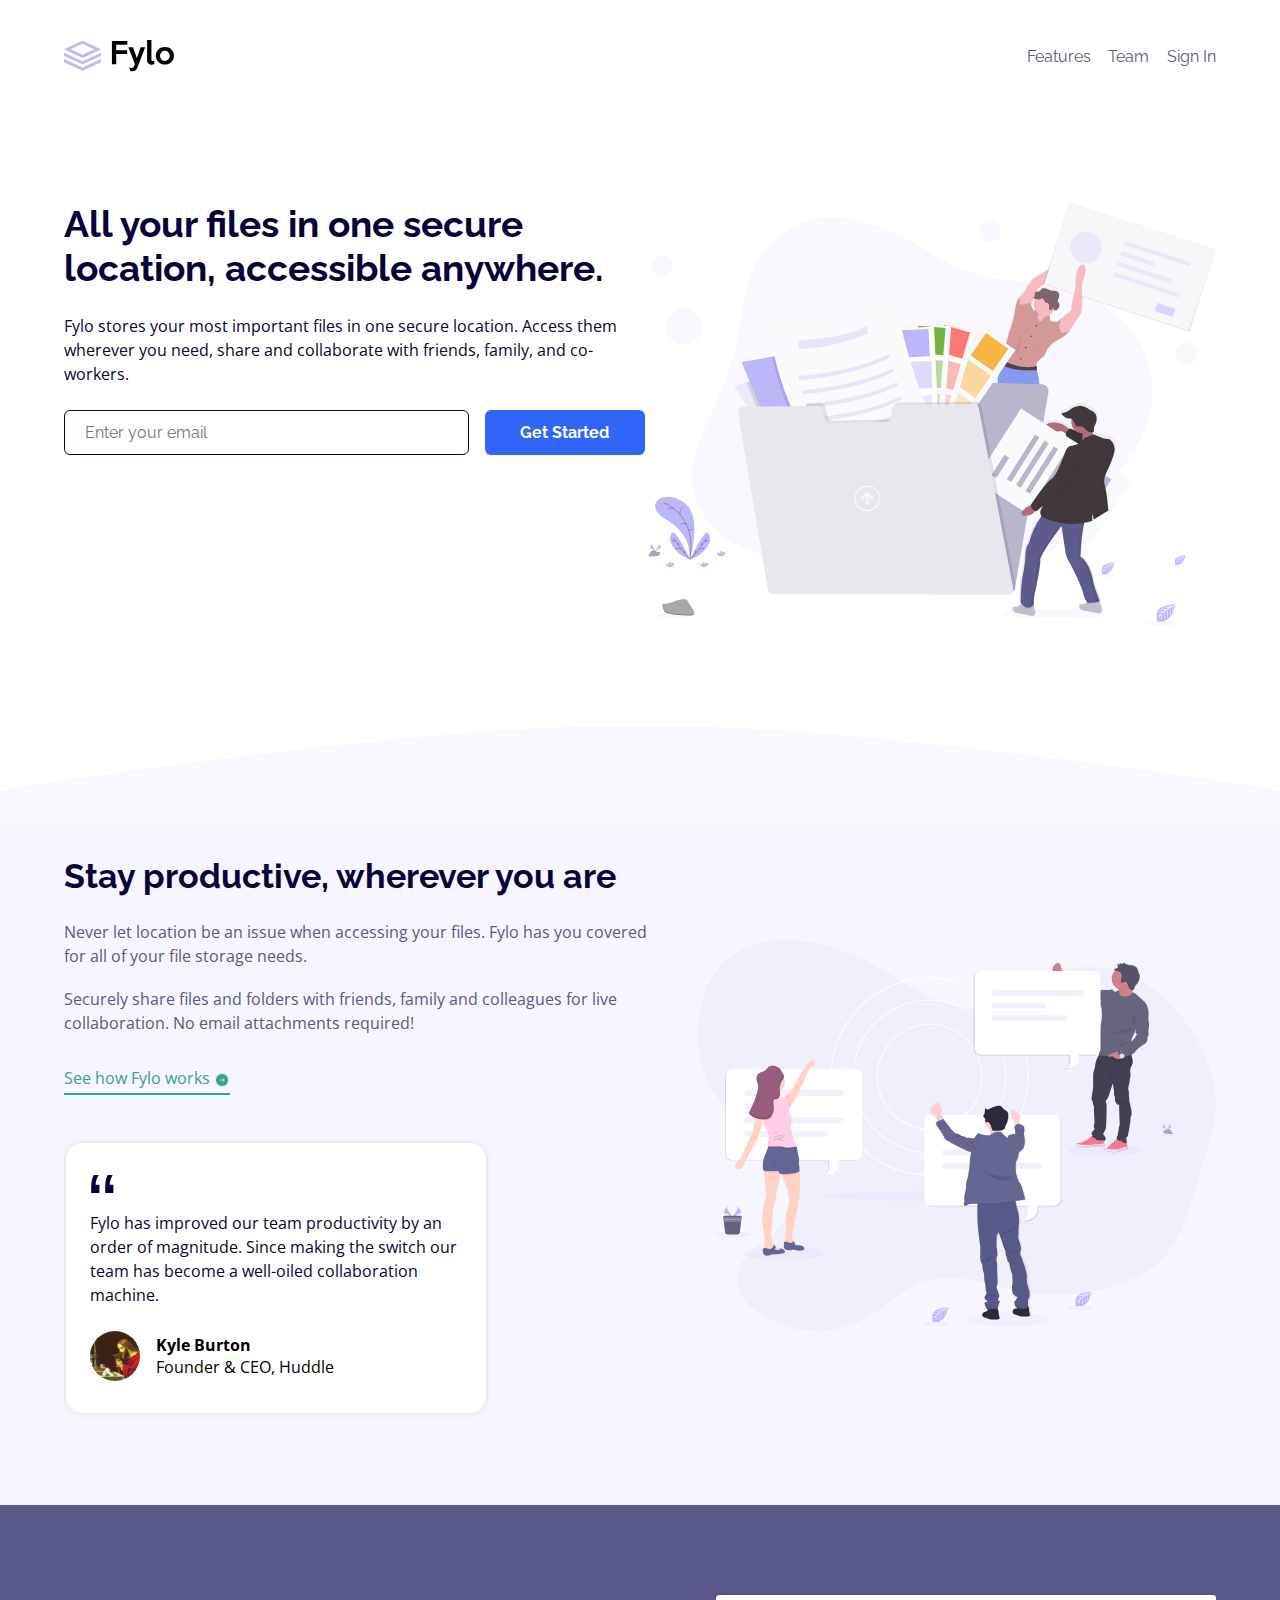
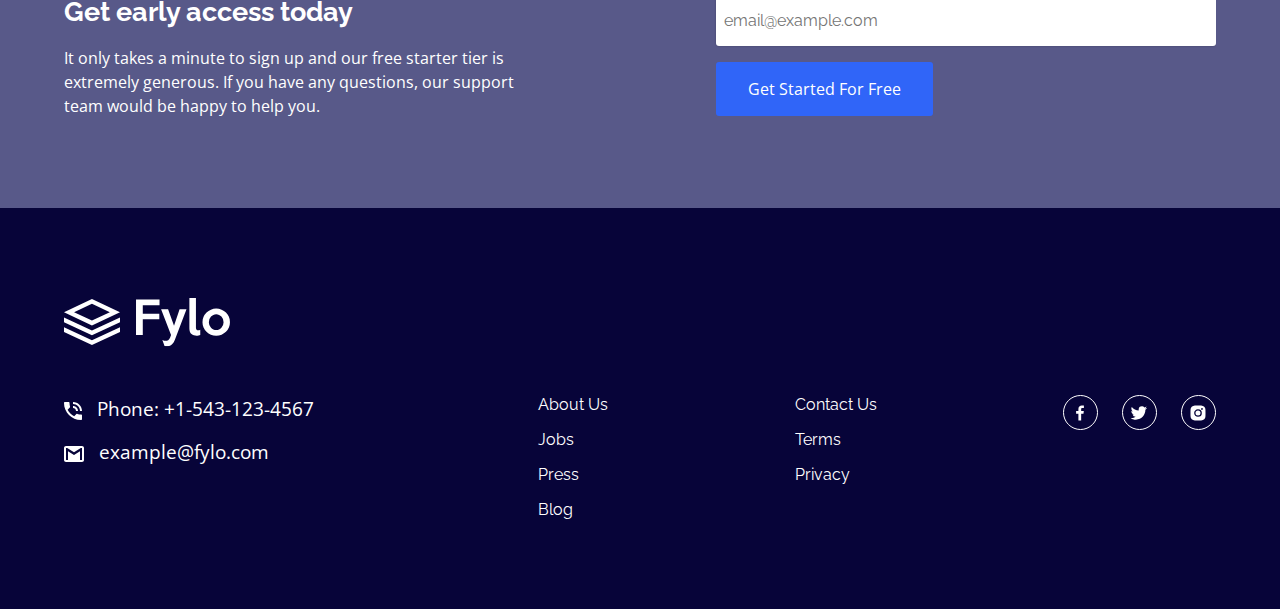
<file: challanges/fylo-landing-page-with-two-column-layout-master/index.html>
<!DOCTYPE html>
<html lang="en">
    <head>
        <meta charset="UTF-8" />
        <meta name="viewport" content="width=device-width, initial-scale=1.0" />
        <link
            rel="icon"
            type="image/png"
            sizes="32x32"
            href="./images/favicon-32x32.png"
        />

        <link rel="preconnect" href="https://fonts.googleapis.com" />
        <link rel="preconnect" href="https://fonts.gstatic.com" crossorigin />
        <link
            href="https://fonts.googleapis.com/css2?family=Open+Sans&family=Raleway:wght@400;700&display=swap"
            rel="stylesheet"
        />

        <link rel="stylesheet" href="./styles.css" />

        <title>
            Frontend Mentor | Fylo landing page with two column layout [FLEXBOX]
        </title>
    </head>
    <body>
        <header class="hero">
            <nav class="nav container">
                <figure class="nav__logo">
                    <img src="./images/logo.svg" class="nav__img" />
                </figure>

                <a href="#" class="nav__link"> Features</a>
                <a href="#" class="nav__link"> Team</a>
                <a href="#" class="nav__link"> Sign In</a>
            </nav>

            <section class="hero__main container">
                <figure class="hero__picture">
                    <img src="./images/illustration-1.svg" class="hero__img" />
                </figure>

                <div class="hero__info">
                    <h1 class="hero__title">
                        All your files in one secure location, accessible anywhere.
                    </h1>
                    <p class="hero__paragraph">
                        Fylo stores your most important files in one secure location.
                        Access them wherever you need, share and collaborate with friends,
                        family, and co-workers.
                    </p>

                    <form class="hero__contact">
                        <input
                            type="email"
                            placeholder="Enter your email"
                            class="hero__input"
                        />
                        <input
                            type="submit"
                            value="Get Started"
                            class="hero__input hero__input--cta"
                        />
                    </form>
                </div>
            </section>
        </header>

        <main class="main">
            <section class="productive">
                <div class="productive__container container">
                    <figure class="productive__picture">
                        <img src="./images/illustration-2.svg" class="productive__img" />
                    </figure>

                    <section class="productive__main">
                        <div class="productive__texts">
                            <h2 class="productive__title">
                                Stay productive, wherever you are
                            </h2>
                            <p class="productive__paragraph">
                                Never let location be an issue when accessing your files.
                                Fylo has you covered for all of your file storage needs.
                            </p>
                            <p class="productive__paragraph">
                                Securely share files and folders with friends, family and
                                colleagues for live collaboration. No email attachments
                                required!
                            </p>
                            <a href="" class="productive__cta"
                                >See how Fylo works
                                <img
                                    src="./images/icon-arrow.svg"
                                    class="productive__arrow"
                            /></a>
                        </div>

                        <article class="productive__testimony">
                            <img
                                src="./images/icon-quotes.svg"
                                class="productive__quote"
                            />
                            <p class="productive__review">
                                Fylo has improved our team productivity by an order of
                                magnitude. Since making the switch our team has become a
                                well-oiled collaboration machine.
                            </p>

                            <div class="productive__card">
                                <img
                                    src="./images/avatar-testimonial.jpg"
                                    class="productive__person"
                                />
                                <div class="productive__info">
                                    <h4 class="productive__name">Kyle Burton</h4>
                                    <p class="productive__job">Founder & CEO, Huddle</p>
                                </div>
                            </div>
                        </article>
                    </section>
                </div>
            </section>

            <section class="newsletter">
                <div class="newsletter__container container">
                    <div class="newsletter__texts">
                        <h2 class="newsletter__title">Get early access today</h2>
                        <p class="newsletter__paragraph">
                            It only takes a minute to sign up and our free starter tier is
                            extremely generous. If you have any questions, our support
                            team would be happy to help you.
                        </p>
                    </div>
                    <form class="newsletter__form">
                        <input
                            type="email"
                            placeholder="email@example.com"
                            class="newsletter__input"
                        />
                        <input
                            type="submit"
                            value="Get Started For Free"
                            class="newsletter__submit"
                        />
                    </form>
                </div>
            </section>
        </main>

        <footer class="footer">
            <section class="footer__container container">
                <figure class="footer__picture">
                    <img src="./images/logo-white.svg" class="footer__logo" />
                </figure>

                <div class="footer__contact">
                    <p class="footer__info">
                        <img src="./images/icon-phone.svg" class="footer__icon" />
                        Phone: +1-543-123-4567
                    </p>

                    <p class="footer__info">
                        <img src="./images/icon-email.svg" class="footer__icon" />
                        example@fylo.com
                    </p>
                </div>

                <nav class="footer__nav">
                    <a href="#" class="footer__link">About Us</a>
                    <a href="#" class="footer__link">Jobs</a>
                    <a href="#" class="footer__link">Press</a>
                    <a href="#" class="footer__link">Blog</a>
                </nav>

                <nav class="footer__nav">
                    <a href="#" class="footer__link">Contact Us</a>
                    <a href="#" class="footer__link">Terms</a>
                    <a href="#" class="footer__link">Privacy</a>
                </nav>

                <div class="footer__social">
                    <a href="#" class="footer__media">
                        <img src="./images/fb.svg" class="footer__img" />
                    </a>

                    <a href="#" class="footer__media">
                        <img src="./images/twitter.svg" class="footer__img" />
                    </a>

                    <a href="#" class="footer__media">
                        <img src="./images/instagram.svg" class="footer__img" />
                    </a>
                </div>
            </section>
        </footer>
    </body>
</html>
</file>
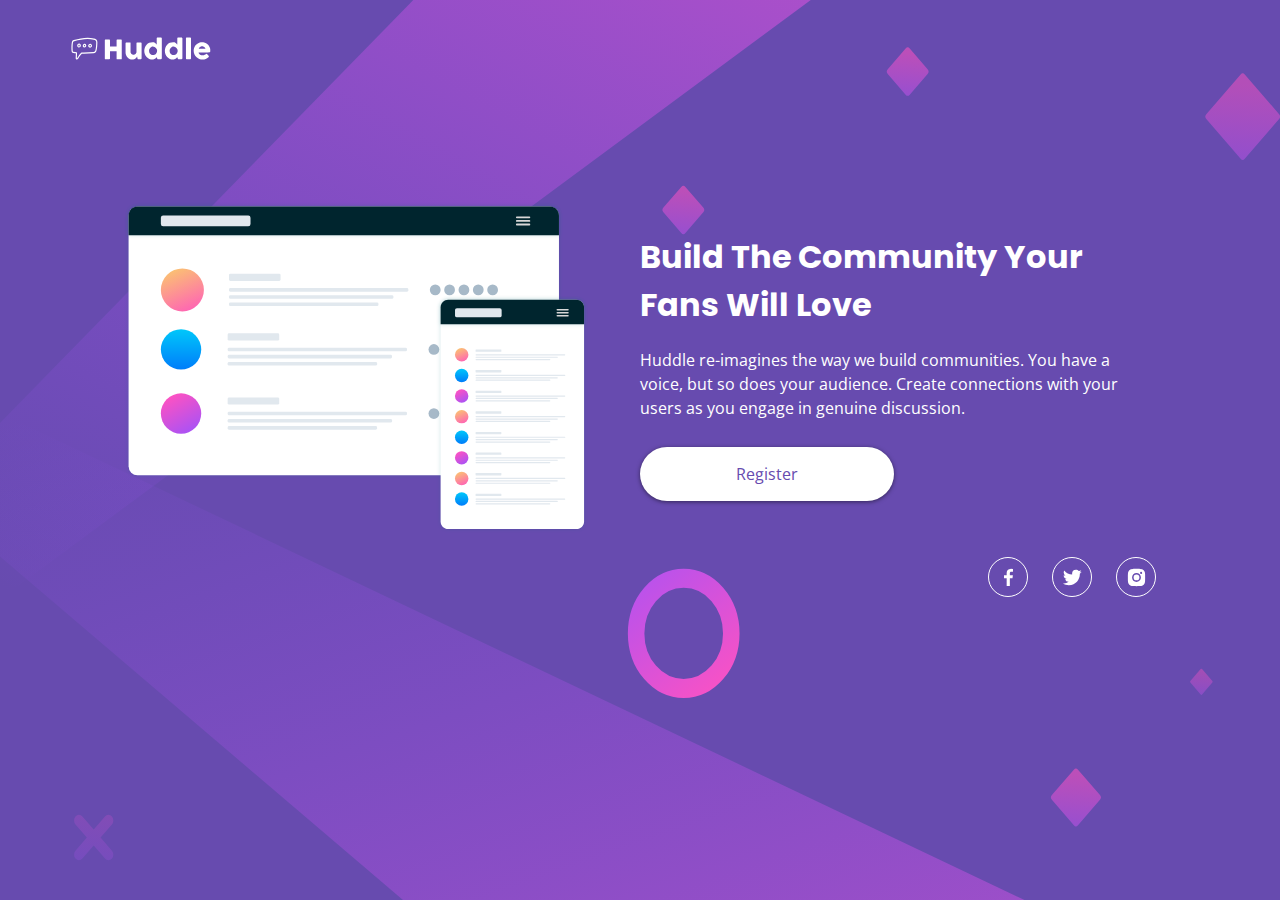
<file: challanges/huddle-landing-page-with-single-introductory-section-master/index.html>
<!DOCTYPE html>
<html lang="en">
    <head>
        <meta charset="UTF-8" />
        <meta name="viewport" content="width=device-width, initial-scale=1.0" />
        <link
            rel="icon"
            type="image/png"
            sizes="32x32"
            href="./images/favicon-32x32.png"
        />

        <link rel="preconnect" href="https://fonts.googleapis.com" />
        <link rel="preconnect" href="https://fonts.gstatic.com" crossorigin />
        <link
            href="https://fonts.googleapis.com/css2?family=Open+Sans&family=Poppins:wght@400;600&display=swap"
            rel="stylesheet"
        />
        <link rel="stylesheet" href="./styles.css" />

        <title>
            Frontend Mentor | Huddle landing page with single introductory section
            [FLEXBOX]
        </title>
    </head>
    <body>
        <header class="hero">
            <nav class="nav container">
                <img src="./images/logo.svg" class="nav__logo" />
            </nav>
            <section class="hero__container container">
                <figure class="hero__picture">
                    <img src="./images/illustration-mockups.svg" class="hero__img" />
                </figure>

                <div class="hero__texts">
                    <h1 class="hero__title">Build The Community Your Fans Will Love</h1>
                    <p class="hero__paragraph">
                        Huddle re-imagines the way we build communities. You have a voice,
                        but so does your audience. Create connections with your users as
                        you engage in genuine discussion.
                    </p>
                    <a href="#" class="hero__cta">Register</a>
                </div>

                <div class="hero__contact">
                    <a href="#" class="hero__link">
                        <img src="./images/fb.svg" class="hero__icon" />
                    </a>
                    <a href="#" class="hero__link">
                        <img src="./images/twitter.svg" class="hero__icon" />
                    </a>
                    <a href="#" class="hero__link">
                        <img src="./images/instagram.svg" class="hero__icon" />
                    </a>
                </div>
            </section>
        </header>
    </body>
</html>
</file>
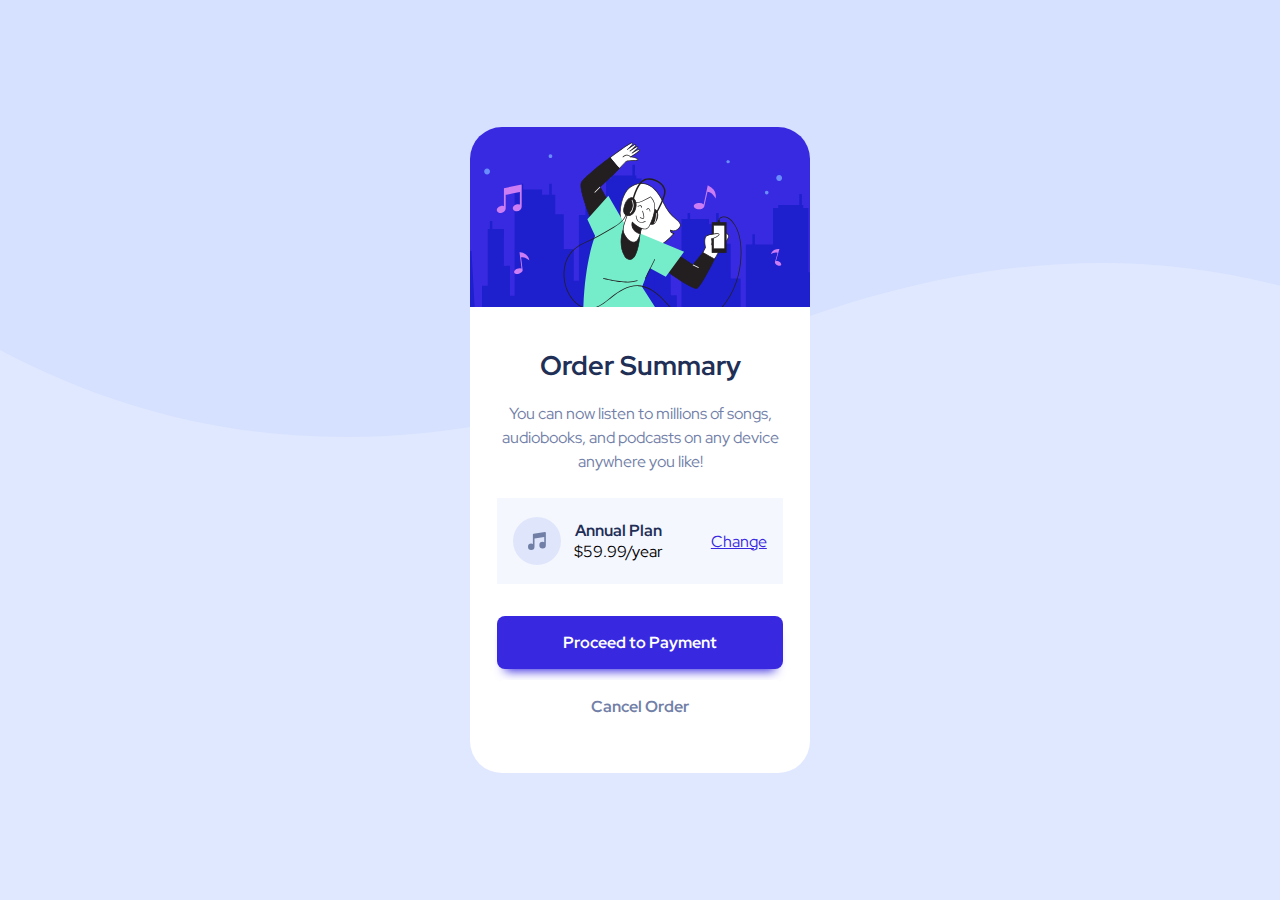
<file: challanges/order-summary-component-main/index.html>
<!DOCTYPE html>
<html lang="en">
    <head>
        <meta charset="UTF-8" />
        <meta name="viewport" content="width=device-width, initial-scale=1.0" />
        <link
            rel="icon"
            type="image/png"
            sizes="32x32"
            href="./images/favicon-32x32.png"
        />

        <link rel="preconnect" href="https://fonts.googleapis.com" />
        <link rel="preconnect" href="https://fonts.gstatic.com" crossorigin />
        <link
            href="https://fonts.googleapis.com/css2?family=Red+Hat+Display:wght@500;700;900&display=swap"
            rel="stylesheet"
        />

        <link rel="stylesheet" href="./style.css" />

        <title>Frontend Mentor | Order summary card [FLEXBOX]</title>
    </head>
    <body>
        <section class="card">
            <div class="card__texts">
                <h2 class="card__title">Order Summary</h2>
                <p class="card__paragraph">
                    You can now listen to millions of songs, audiobooks, and podcasts on
                    any device anywhere you like!
                </p>

                <article class="card__plan">
                    <img src="./images/icon-music.svg" class="card__icon" />

                    <div class="card__info">
                        <h2 class="card__name">Annual Plan</h2>
                        <p class="card__price">$59.99/year</p>
                    </div>
                    <a href="" class="card__change">Change</a>
                </article>

                <a href="#" class="card__cta">Proceed to Payment</a>
                <a href="#" class="card__cta card__cta--gray">Cancel Order</a>
            </div>
        </section>
    </body>
</html>
</file>
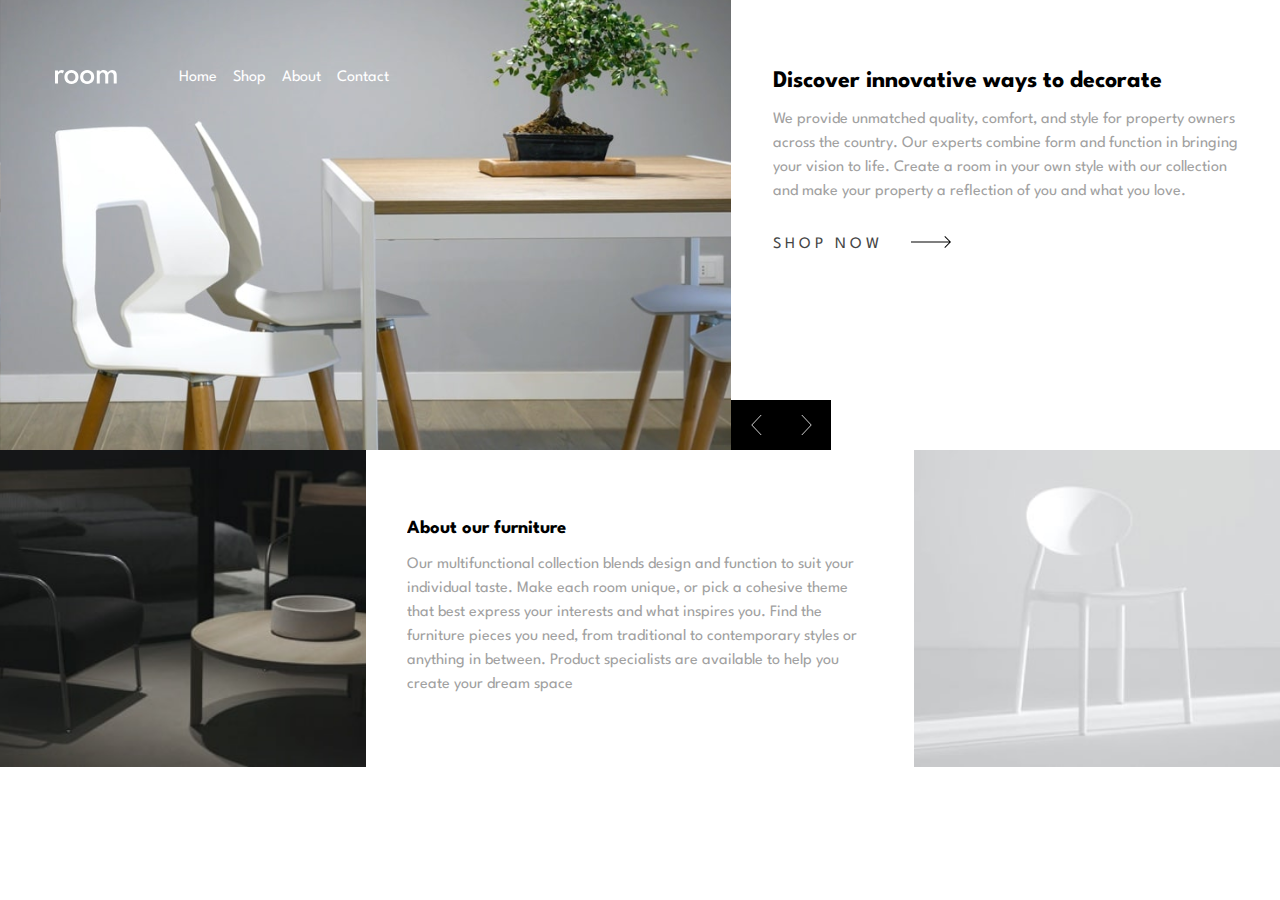
<file: challanges/room-homepage-master/index.html>
<!DOCTYPE html>
<html lang="en">
    <head>
        <meta charset="UTF-8" />
        <meta name="viewport" content="width=device-width, initial-scale=1.0" />
        <link
            rel="icon"
            type="image/png"
            sizes="32x32"
            href="./images/favicon-32x32.png"
        />
        <link rel="preconnect" href="https://fonts.googleapis.com" />
        <link rel="preconnect" href="https://fonts.gstatic.com" crossorigin />
        <link
            href="https://fonts.googleapis.com/css2?family=League+Spartan:wght@500;600;700&display=swap"
            rel="stylesheet"
        />
        <link rel="stylesheet" href="./style.css" />

        <title>Frontend Mentor | Room homepage</title>
    </head>
    <body>
        <main class="main">
            <section class="main__hero">
                <nav class="main__nav container">
                    <img src="./images/icon-hamburger.svg" class="main__hamburguer" />
                    <img src="./images/logo.svg" class="main__logo" />

                    <ul class="main__links">
                        <li class="main__list">
                            <a href="#" class="main__link">Home</a>
                        </li>
                        <li class="main__list">
                            <a href="#" class="main__link">Shop</a>
                        </li>
                        <li class="main__list">
                            <a href="#" class="main__link">About</a>
                        </li>
                        <li class="main__list">
                            <a href="#" class="main__link">Contact</a>
                        </li>
                    </ul>
                </nav>
            </section>

            <section class="main__buy container">
                <div class="main_content">
                    <h2 class="main__title">Discover innovative ways to decorate</h2>
                    <p class="main__paragraph">
                        We provide unmatched quality, comfort, and style for property
                        owners across the country. Our experts combine form and function
                        in bringing your vision to life. Create a room in your own style
                        with our collection and make your property a reflection of you and
                        what you love.
                    </p>
                    <a href="#" class="main__cta"
                        >Shop now
                        <img src="./images/icon-arrow.svg" alt="" class="main__arrow"
                    /></a>
                </div>
            </section>

            <section class="main__bg"></section>

            <section class="main__about container">
                <div class="main__content">
                    <h3 class="main__title">About our furniture</h3>
                    <p class="main__paragraph main__paragraph--about">
                        Our multifunctional collection blends design and function to suit
                        your individual taste. Make each room unique, or pick a cohesive
                        theme that best express your interests and what inspires you. Find
                        the furniture pieces you need, from traditional to contemporary
                        styles or anything in between. Product specialists are available
                        to help you create your dream space
                    </p>
                </div>
            </section>

            <section class="main__bg main__bg--second"></section>

            <div class="main__controls">
                <img src="./images/icon-angle-left.svg" class="main__arrows" />
                <img src="./images/icon-angle-right.svg" class="main__arrows" />
            </div>
        </main>

        <!--       
         
        
        . -->
    </body>
</html>
</file>
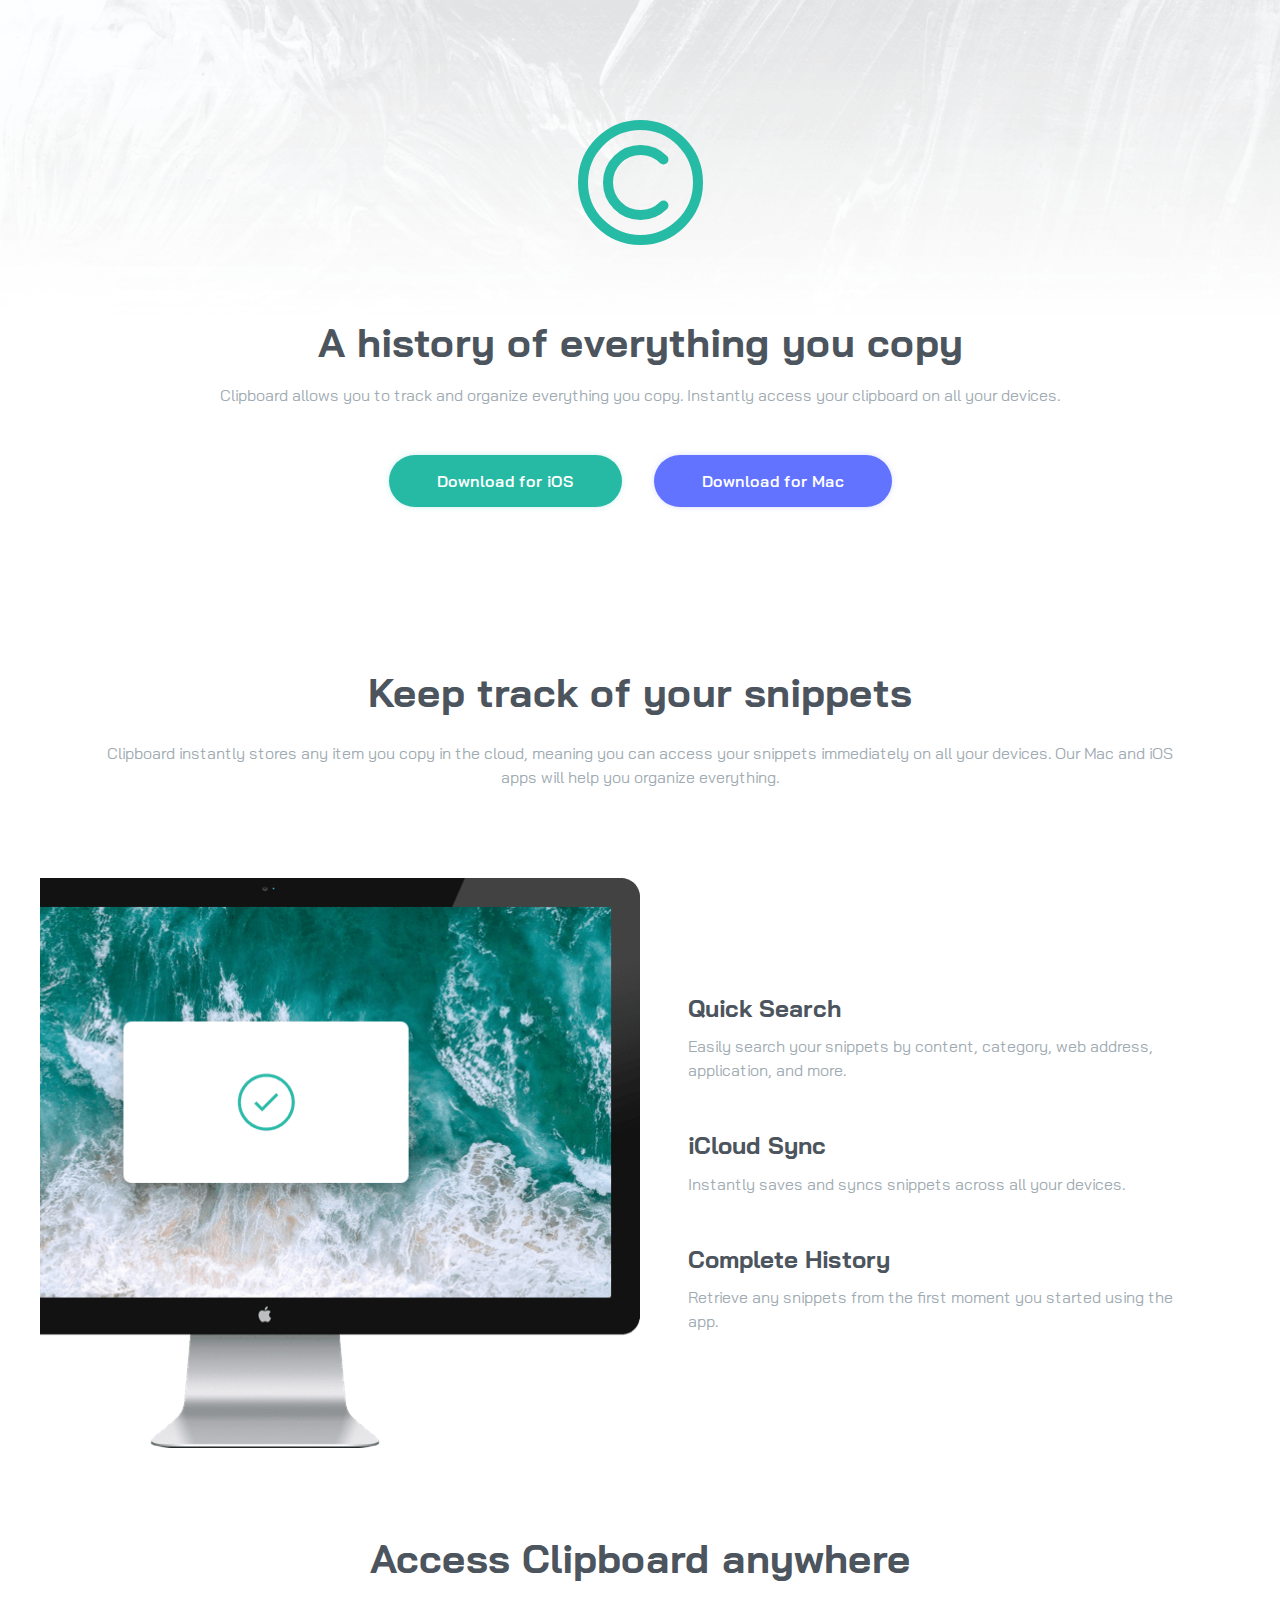
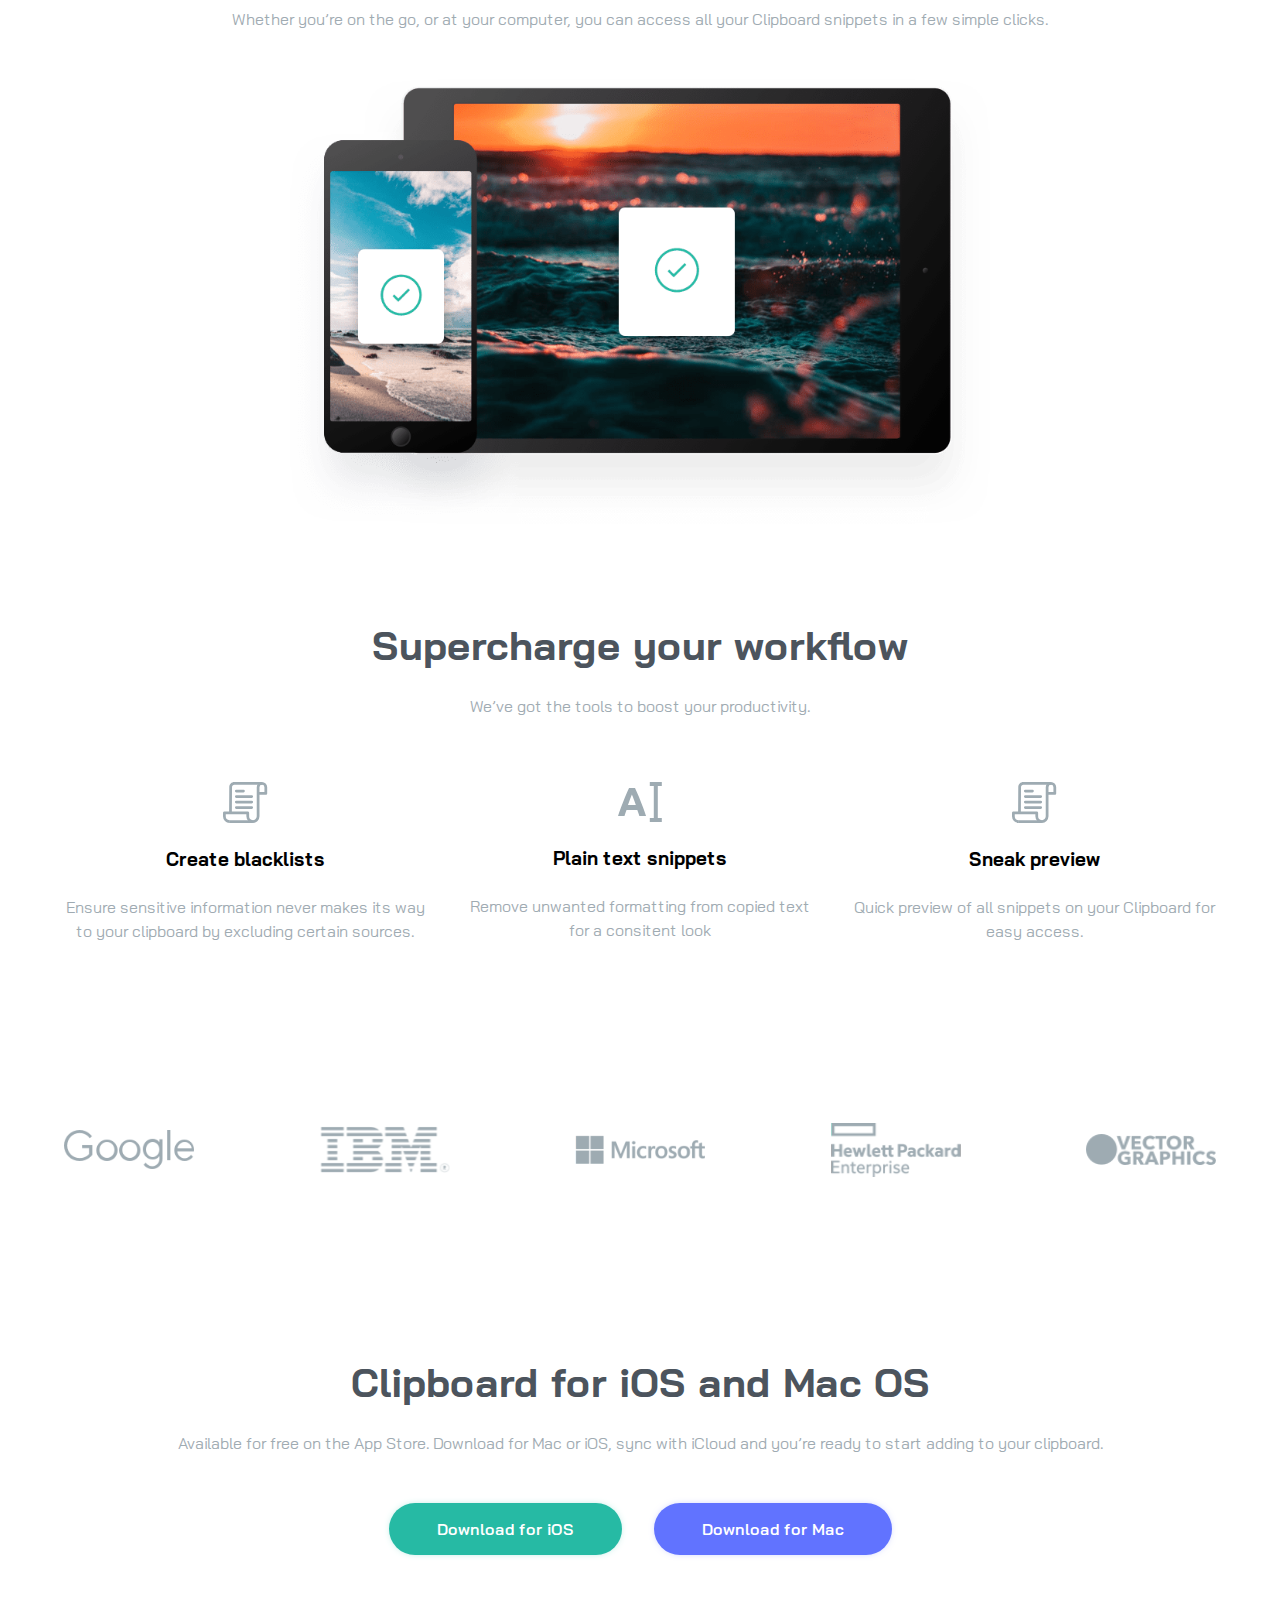
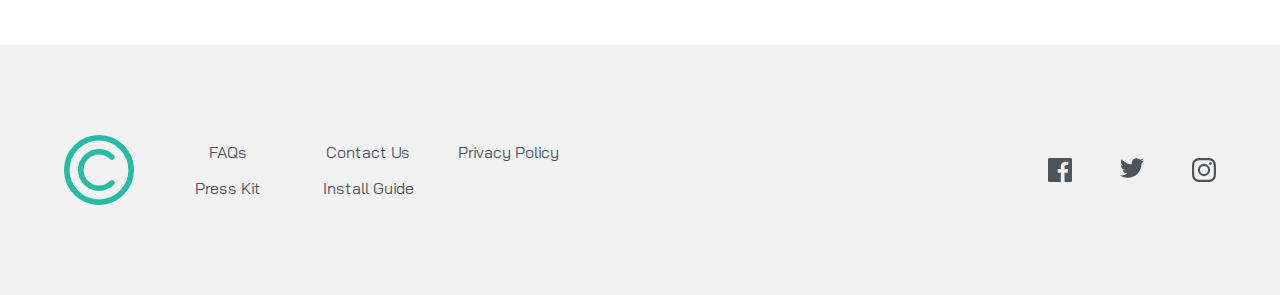
<file: challenges/clipboard-landing-page-master/index.html>
<!DOCTYPE html>
<html lang="en">
    <head>
        <meta charset="UTF-8" />
        <meta name="viewport" content="width=device-width, initial-scale=1.0" />
        <link
            rel="icon"
            type="image/png"
            sizes="32x32"
            href="./images/favicon-32x32.png"
        />

        <link rel="preconnect" href="https://fonts.googleapis.com" />
        <link rel="preconnect" href="https://fonts.gstatic.com" crossorigin />
        <link
            href="https://fonts.googleapis.com/css2?family=Bai+Jamjuree:wght@400;600&display=swap"
            rel="stylesheet"
        />

        <link rel="stylesheet" href="./styles.css" />

        <title>Frontend Mentor | Clipboard landing page [FLEXBOX]</title>
    </head>
    <body>
        <header class="hero">
            <section class="hero__container container">
                <figure class="hero__picture">
                    <img src="./images/logo.svg" class="hero__img" />
                </figure>
                <h1 class="hero__title">A history of everything you copy</h1>
                <p class="hero__paragraph">
                    Clipboard allows you to track and organize everything you copy.
                    Instantly access your clipboard on all your devices.
                </p>

                <div class="buttons">
                    <a href="#" class="buttons__cta">Download for iOS</a>
                    <a href="#" class="buttons__cta buttons__cta--blue"
                        >Download for Mac</a
                    >
                </div>
            </section>
        </header>

        <main class="main">
            <section class="track container">
                <div class="track__texts">
                    <h2 class="title">Keep track of your snippets</h2>
                    <p class="paragraph">
                        Clipboard instantly stores any item you copy in the cloud, meaning
                        you can access your snippets immediately on all your devices. Our
                        Mac and iOS apps will help you organize everything.
                    </p>
                </div>

                <figure class="track__picture">
                    <img src="./images/image-computer.png" class="track__img" />
                </figure>

                <article class="track__articles">
                    <div class="track__item">
                        <h3 class="track__offer">Quick Search</h3>
                        <p class="track__copy">
                            Easily search your snippets by content, category, web address,
                            application, and more.
                        </p>
                    </div>

                    <div class="track__item">
                        <h3 class="track__offer">iCloud Sync</h3>
                        <p class="track__copy">
                            Instantly saves and syncs snippets across all your devices.
                        </p>
                    </div>

                    <div class="track__item">
                        <h3 class="track__offer">Complete History</h3>
                        <p class="track__copy">
                            Retrieve any snippets from the first moment you started using
                            the app.
                        </p>
                    </div>
                </article>
            </section>

            <section class="clipboard container">
                <h2 class="title">Access Clipboard anywhere</h2>
                <p class="paragraph">
                    Whether you’re on the go, or at your computer, you can access all your
                    Clipboard snippets in a few simple clicks.
                </p>

                <figure class="clipboard__picture">
                    <img src="./images/image-devices.png" class="clipboard__img" />
                </figure>

                <h2 class="title">Supercharge your workflow</h2>
                <p class="paragraph">We’ve got the tools to boost your productivity.</p>

                <div class="clipboard__offer">
                    <article class="clipboard__item">
                        <img src="./images/icon-blacklist.svg" class="clipboard__icon" />
                        <h3 class="clipoard__title">Create blacklists</h3>
                        <p class="clipboard__paragraph">
                            Ensure sensitive information never makes its way to your
                            clipboard by excluding certain sources.
                        </p>
                    </article>
                    <article class="clipboard__item">
                        <img src="./images/icon-text.svg" class="clipboard__icon" />
                        <h3 class="clipoard__title">Plain text snippets</h3>
                        <p class="clipboard__paragraph">
                            Remove unwanted formatting from copied text for a consitent
                            look
                        </p>
                    </article>
                    <article class="clipboard__item">
                        <img src="./images/icon-blacklist.svg" class="clipboard__icon" />
                        <h3 class="clipoard__title">Sneak preview</h3>
                        <p class="clipboard__paragraph">
                            Quick preview of all snippets on your Clipboard for easy
                            access.
                        </p>
                    </article>
                </div>
            </section>

            <section class="brands container">
                <img src="./images/logo-google.png" class="brands__item" />
                <img src="./images/logo-ibm.png" class="brands__item" />
                <img src="./images/logo-microsoft.png" class="brands__item" />
                <img src="./images/logo-hp.png" class="brands__item" />
                <img src="./images/logo-vector-graphics.png" class="brands__item" />
            </section>

            <section class="action container">
                <h2 class="title">Clipboard for iOS and Mac OS</h2>
                <p class="paragraph">
                    Available for free on the App Store. Download for Mac or iOS, sync
                    with iCloud and you’re ready to start adding to your clipboard.
                </p>

                <div class="buttons">
                    <a href="#" class="buttons__cta">Download for iOS</a>
                    <a href="#" class="buttons__cta buttons__cta--blue"
                        >Download for Mac</a
                    >
                </div>
            </section>
        </main>

        <footer class="footer">
            <section class="footer__container container">
                <figure class="footer__picture">
                    <img src="./images/logo.svg" class="footer__img" />
                </figure>

                <div class="footer__links">
                    <a href="#" class="footer__link">FAQs</a>
                    <a href="#" class="footer__link">Contact Us</a>
                    <a href="#" class="footer__link">Privacy Policy</a>
                    <a href="#" class="footer__link">Press Kit</a>
                    <a href="#" class="footer__link">Install Guide</a>
                </div>

                <div class="footer__social">
                    <a href="#" class="footer__media">
                        <img src="./images/icon-facebook.svg" class="footer__icon" />
                    </a>

                    <a href="#" class="footer__media">
                        <img src="./images/icon-twitter.svg" class="footer__icon" />
                    </a>

                    <a href="#" class="footer__media">
                        <img src="./images/icon-instagram.svg" class="footer__icon" />
                    </a>
                </div>
            </section>
        </footer>
    </body>
</html>
</file>
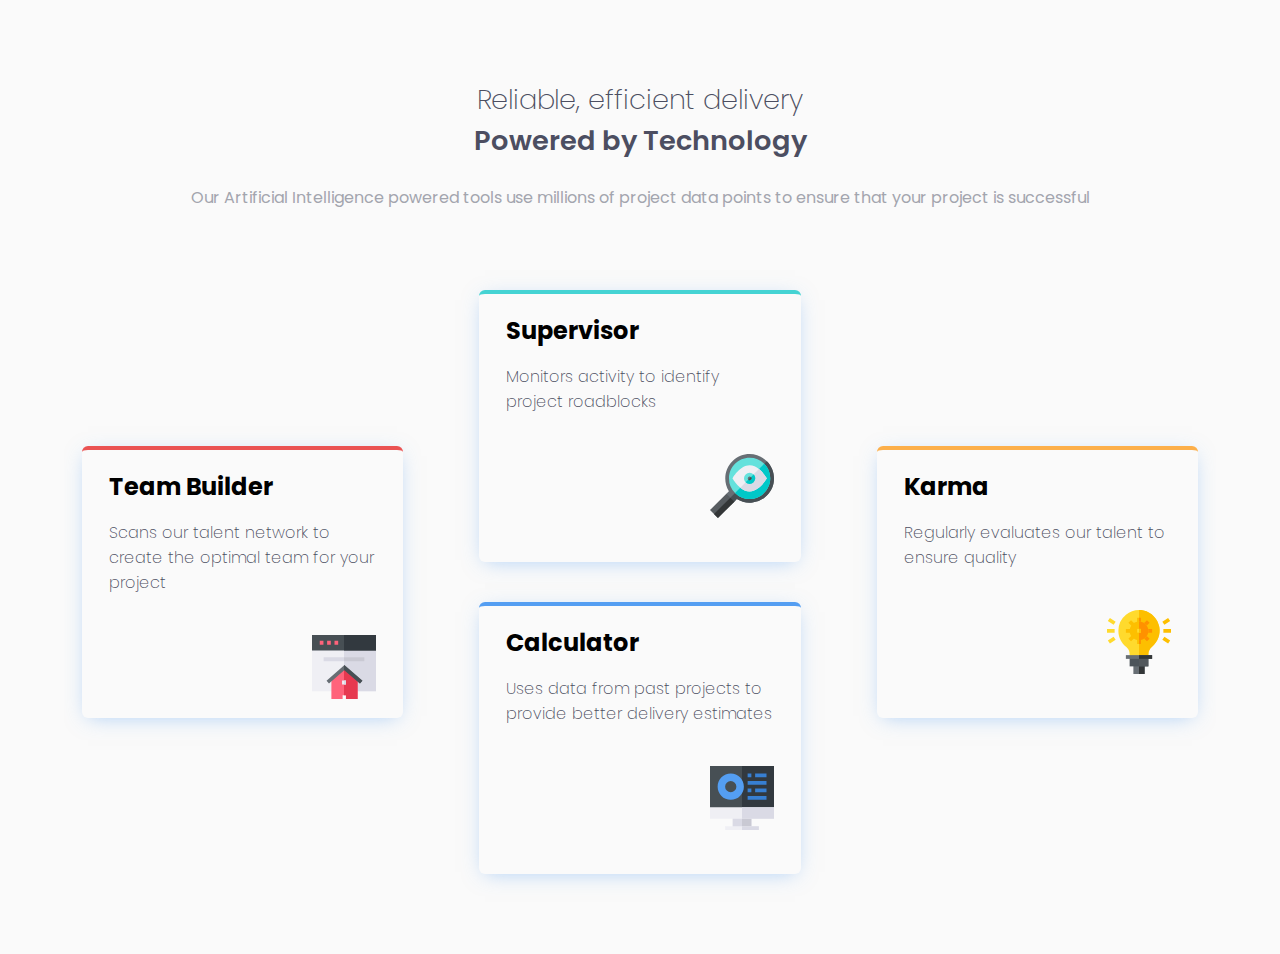
<file: challenges/four-card-feature-section-master/index.html>
<!DOCTYPE html>
<html lang="en">
    <head>
        <meta charset="UTF-8" />
        <meta name="viewport" content="width=device-width, initial-scale=1.0" />
        <link
            rel="icon"
            type="image/png"
            sizes="32x32"
            href="./images/favicon-32x32.png"
        />

        <link rel="preconnect" href="https://fonts.googleapis.com" />
        <link rel="preconnect" href="https://fonts.gstatic.com" crossorigin />
        <link
            href="https://fonts.googleapis.com/css2?family=Poppins:wght@200;400;600&display=swap"
            rel="stylesheet"
        />

        <link rel="stylesheet" href="./styles.css" />

        <title>Frontend Mentor | Four card feature section [GRID]</title>
    </head>
    <body>
        <main class="card">
            <h1 class="card__title">Reliable, efficient delivery</h1>
            <h2 class="card__title card__title--bold">Powered by Technology</h2>
            <p class="card__paragraph">
                Our Artificial Intelligence powered tools use millions of project data
                points to ensure that your project is successful
            </p>

            <section class="card__container">
                <article class="card__item">
                    <h2 class="card__name">Supervisor</h2>
                    <p class="card__copy">
                        Monitors activity to identify project roadblocks
                    </p>

                    <figure class="card__picture">
                        <img src="./images/icon-supervisor.svg" class="card__img" />
                    </figure>
                </article>

                <article class="card__item">
                    <h2 class="card__name">Team Builder</h2>
                    <p class="card__copy">
                        Scans our talent network to create the optimal team for your
                        project
                    </p>

                    <figure class="card__picture">
                        <img src="./images/icon-team-builder.svg" class="card__img" />
                    </figure>
                </article>

                <article class="card__item">
                    <h2 class="card__name">Karma</h2>
                    <p class="card__copy">
                        Regularly evaluates our talent to ensure quality
                    </p>

                    <figure class="card__picture">
                        <img src="./images/icon-karma.svg" class="card__img" />
                    </figure>
                </article>

                <article class="card__item">
                    <h2 class="card__name">Calculator</h2>
                    <p class="card__copy">
                        Uses data from past projects to provide better delivery estimates
                    </p>

                    <figure class="card__picture">
                        <img src="./images/icon-calculator.svg" class="card__img" />
                    </figure>
                </article>
            </section>
        </main>
    </body>
</html>
</file>
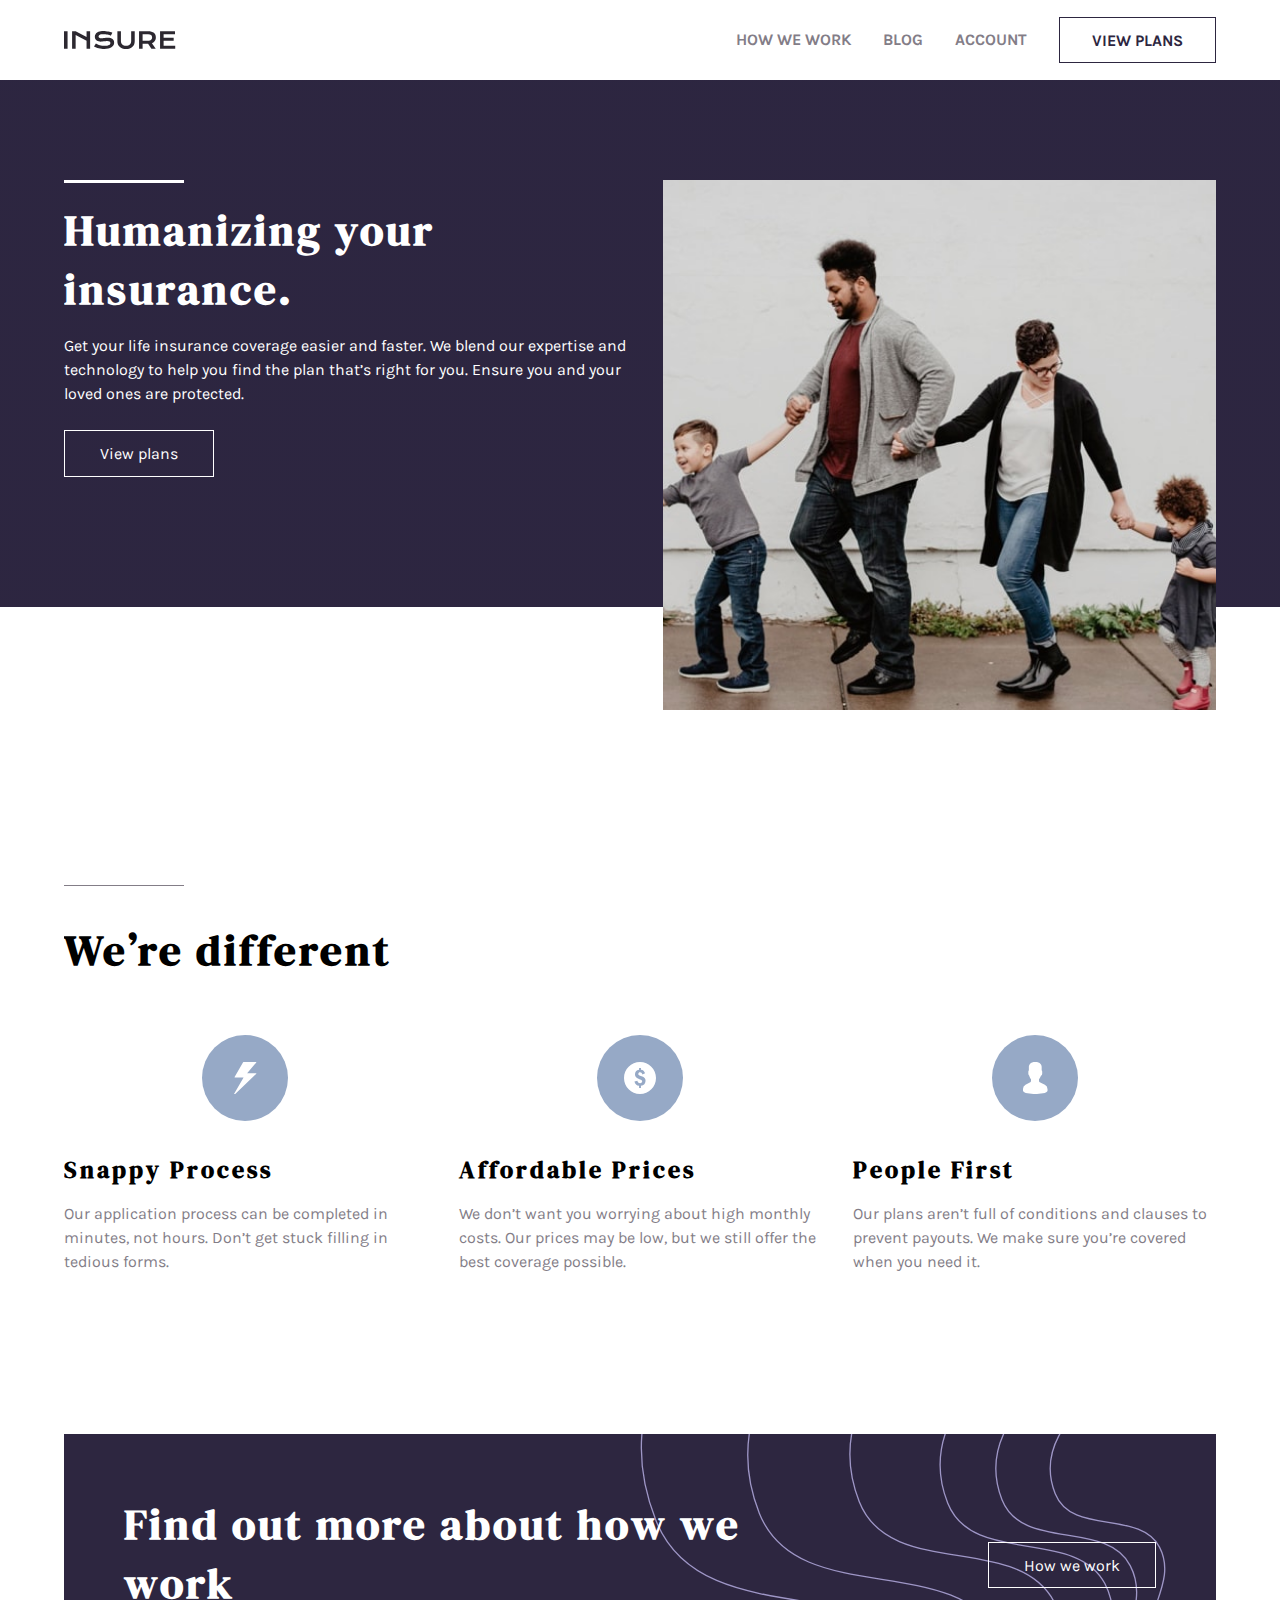
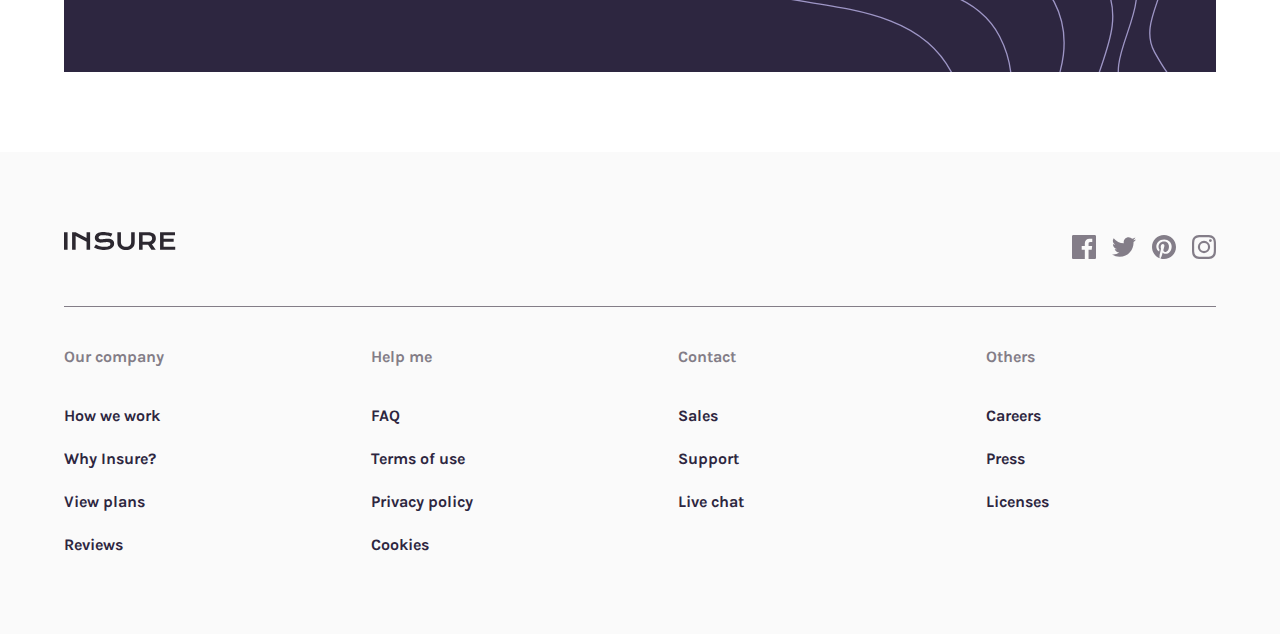
<file: challenges/insure-landing-page-master/index.html>
<!DOCTYPE html>
<html lang="en">
    <head>
        <meta charset="UTF-8" />
        <meta name="viewport" content="width=device-width, initial-scale=1.0" />
        <link
            rel="icon"
            type="image/png"
            sizes="32x32"
            href="./images/favicon-32x32.png"
        />

        <link rel="preconnect" href="https://fonts.googleapis.com" />
        <link rel="preconnect" href="https://fonts.gstatic.com" crossorigin />
        <link
            href="https://fonts.googleapis.com/css2?family=DM+Serif+Display&family=Karla:wght@400;700&display=swap"
            rel="stylesheet"
        />
        <link rel="stylesheet" href="./styles.css" />
        <title>Frontend Mentor | Insure landing page [FLEXBOX]</title>
    </head>
    <body>
        <header class="hero">
            <nav class="nav">
                <div class="nav__container container">
                    <figure class="nav__figure">
                        <img src="./images/logo.svg" class="nav__logo" />
                    </figure>

                    <div class="nav__links">
                        <a href="#" class="nav__link">How we work</a>
                        <a href="#" class="nav__link">Blog</a>
                        <a href="#" class="nav__link">Account</a>
                        <a href="#" class="nav__link nav__link--cta">View plans</a>
                    </div>

                    <figure class="nav__hamburguer">
                        <img src="./images/icon-hamburger.svg" class="nav__icon" />
                    </figure>
                </div>
            </nav>

            <section class="hero__main container">
                <div class="hero__texts">
                    <h1 class="title">Humanizing your insurance.</h1>
                    <p class="hero__paragraph">
                        Get your life insurance coverage easier and faster. We blend our
                        expertise and technology to help you find the plan that’s right
                        for you. Ensure you and your loved ones are protected.
                    </p>
                    <a href="#" class="cta">View plans</a>
                </div>
            </section>
        </header>

        <main class="main">
            <section class="different container">
                <h2 class="title title__different">We’re different</h2>

                <div class="different__items">
                    <article class="different__item">
                        <img
                            src="./images/icon-snappy-process.svg"
                            class="different__icon"
                        />
                        <h3 class="different__title">Snappy Process</h3>
                        <p class="different__paragraph">
                            Our application process can be completed in minutes, not
                            hours. Don’t get stuck filling in tedious forms.
                        </p>
                    </article>

                    <article class="different__item">
                        <img
                            src="./images/icon-affordable-prices.svg"
                            class="different__icon"
                        />
                        <h3 class="different__title">Affordable Prices</h3>
                        <p class="different__paragraph">
                            We don’t want you worrying about high monthly costs. Our
                            prices may be low, but we still offer the best coverage
                            possible.
                        </p>
                    </article>

                    <article class="different__item">
                        <img
                            src="./images/icon-people-first.svg"
                            class="different__icon"
                        />
                        <h3 class="different__title">People First</h3>
                        <p class="different__paragraph">
                            Our plans aren’t full of conditions and clauses to prevent
                            payouts. We make sure you’re covered when you need it.
                        </p>
                    </article>
                </div>
            </section>

            <section class="find">
                <div class="find__container container">
                    <h2 class="title title--find">Find out more about how we work</h2>
                    <a href="#" class="cta">How we work</a>
                </div>
            </section>
        </main>

        <footer class="footer">
            <div class="footer__container container">
                <section class="footer__brand">
                    <figure class="footer__picture">
                        <img src="./images/logo.svg" class="footer__logo" />
                    </figure>

                    <div class="footer__media">
                        <a href="#" class="footer__social">
                            <img src="./images/icon-facebook.svg" class="footer__icon" />
                        </a>

                        <a href="#" class="footer__social">
                            <img src="./images/icon-twitter.svg" class="footer__icon" />
                        </a>

                        <a href="#" class="footer__social">
                            <img src="./images/icon-pinterest.svg" class="footer__icon" />
                        </a>

                        <a href="#" class="footer__social">
                            <img src="./images/icon-instagram.svg" class="footer__icon" />
                        </a>
                    </div>
                </section>

                <section class="footer__navigation">
                    <nav class="footer__nav">
                        <a href="#" class="footer__link footer__link--first"
                            >Our company</a
                        >
                        <a href="#" class="footer__link">How we work</a>
                        <a href="#" class="footer__link">Why Insure?</a>
                        <a href="#" class="footer__link">View plans</a>
                        <a href="#" class="footer__link">Reviews</a>
                    </nav>

                    <nav class="footer__nav">
                        <a href="#" class="footer__link footer__link--first">Help me</a>
                        <a href="#" class="footer__link">FAQ</a>
                        <a href="#" class="footer__link">Terms of use</a>
                        <a href="#" class="footer__link">Privacy policy</a>
                        <a href="#" class="footer__link">Cookies</a>
                    </nav>

                    <nav class="footer__nav">
                        <a href="#" class="footer__link footer__link--first">Contact</a>
                        <a href="#" class="footer__link">Sales</a>
                        <a href="#" class="footer__link">Support</a>
                        <a href="#" class="footer__link">Live chat</a>
                    </nav>

                    <nav class="footer__nav">
                        <a href="#" class="footer__link footer__link--first">Others</a>
                        <a href="#" class="footer__link">Careers</a>
                        <a href="#" class="footer__link">Press</a>
                        <a href="#" class="footer__link">Licenses</a>
                    </nav>
                </section>
            </div>
        </footer>
    </body>
</html>
</file>
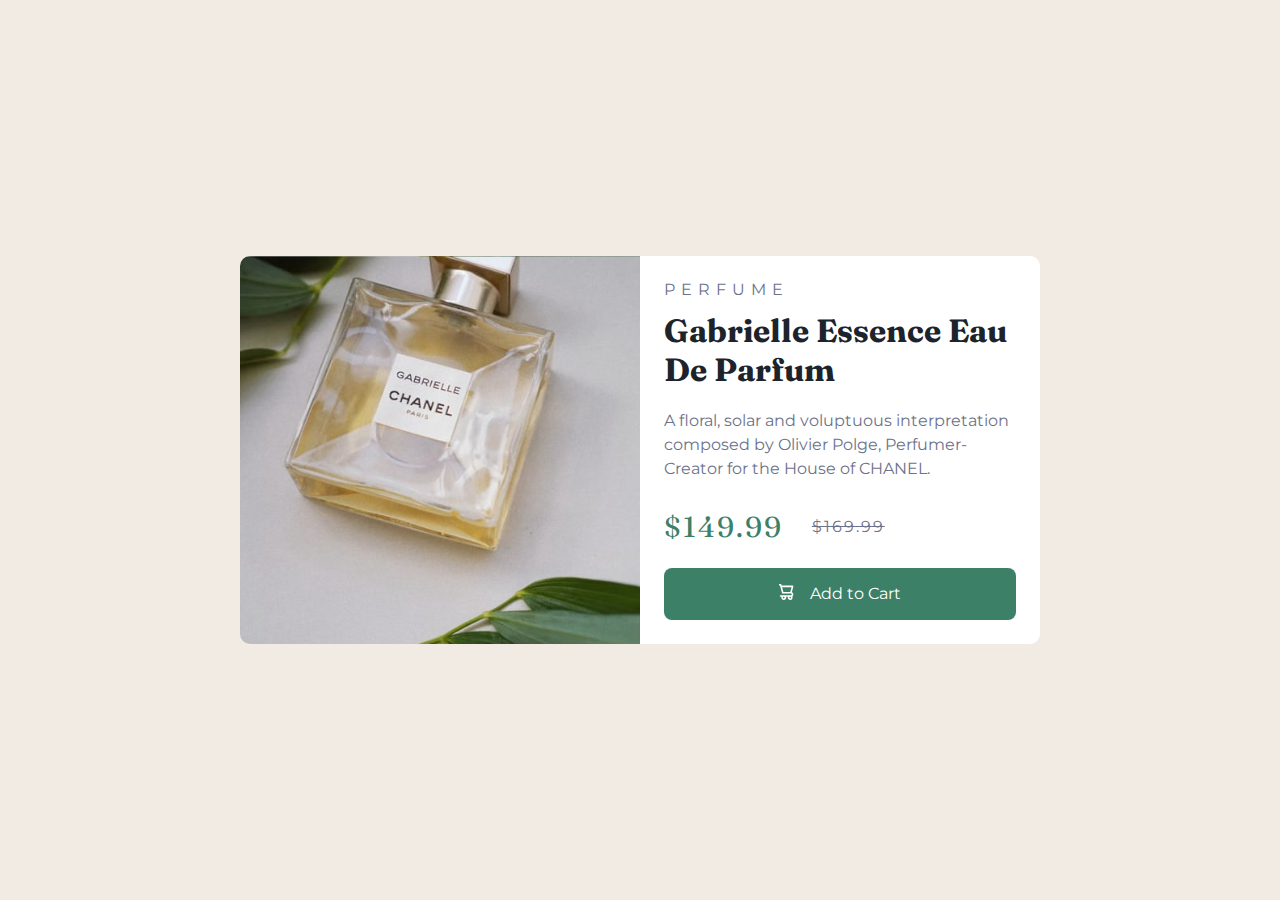
<file: challenges/product-preview-card-component-main/index.html>
<!DOCTYPE html>
<html lang="en">
    <head>
        <meta charset="UTF-8" />
        <meta name="viewport" content="width=device-width, initial-scale=1.0" />
        <link
            rel="icon"
            type="image/png"
            sizes="32x32"
            href="./images/favicon-32x32.png"
        />

        <link rel="preconnect" href="https://fonts.googleapis.com" />
        <link rel="preconnect" href="https://fonts.gstatic.com" crossorigin />
        <link
            href="https://fonts.googleapis.com/css2?family=Fraunces:wght@700&family=Montserrat:wght@500;700&display=swap"
            rel="stylesheet"
        />
        <link rel="stylesheet" href="./style.css" />

        <title>Frontend Mentor | Product preview card component [GRID]</title>
    </head>
    <body>
        <main class="main">
            <div class="main__bg"></div>

            <section class="main__texts">
                <p class="main__product">Perfume</p>
                <h1 class="main__title">Gabrielle Essence Eau De Parfum</h1>
                <p class="main__paragraph">
                    A floral, solar and voluptuous interpretation composed by Olivier
                    Polge, Perfumer-Creator for the House of CHANEL.
                </p>

                <p class="main__price">
                    $149.99 <span class="main__sold"> $169.99</span>
                </p>
                <a href="#" class="main__cta">Add to Cart</a>
            </section>
        </main>
    </body>
</html>
</file>
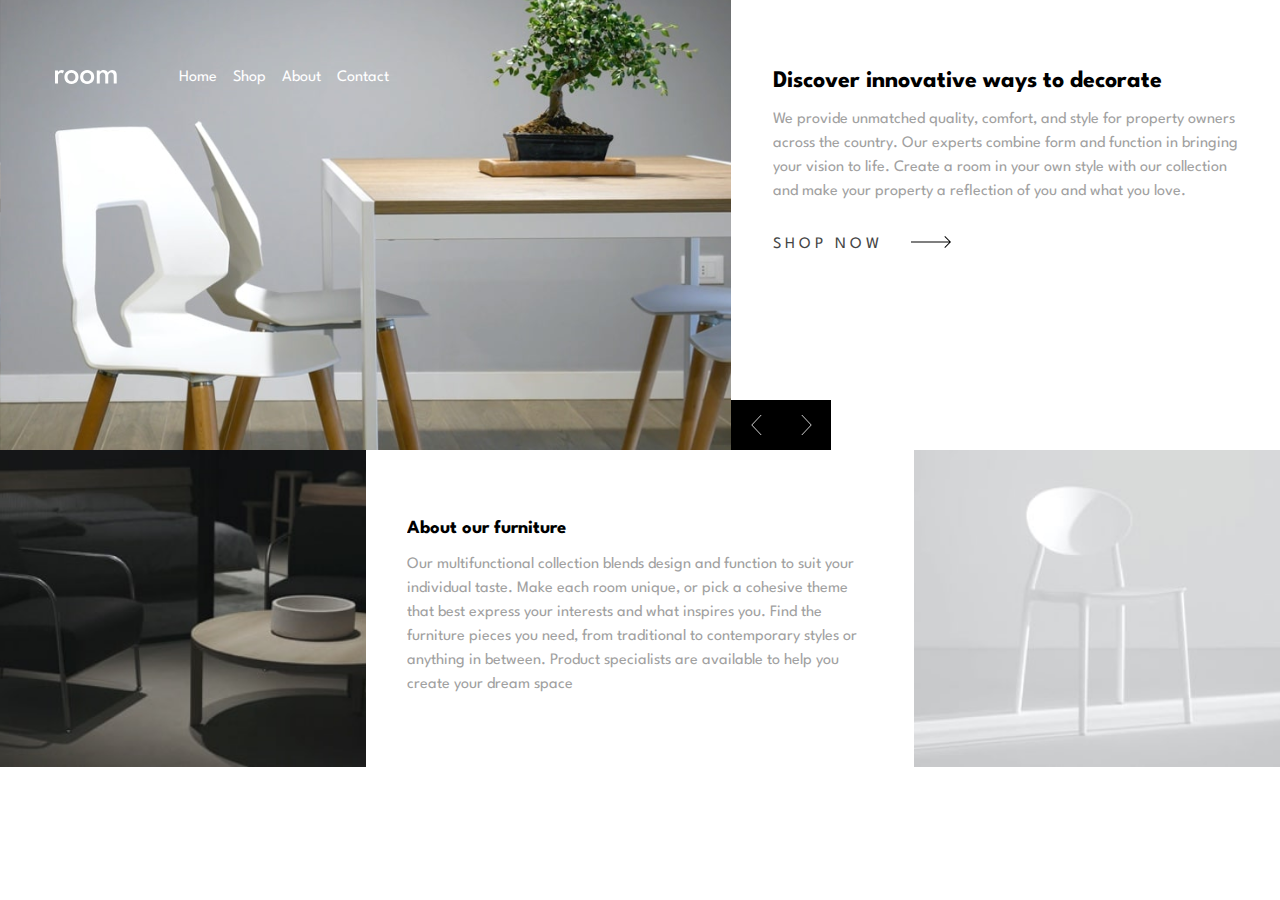
<file: challenges/room-homepage-master/index.html>
<!DOCTYPE html>
<html lang="en">
    <head>
        <meta charset="UTF-8" />
        <meta name="viewport" content="width=device-width, initial-scale=1.0" />
        <link
            rel="icon"
            type="image/png"
            sizes="32x32"
            href="./images/favicon-32x32.png"
        />
        <link rel="preconnect" href="https://fonts.googleapis.com" />
        <link rel="preconnect" href="https://fonts.gstatic.com" crossorigin />
        <link
            href="https://fonts.googleapis.com/css2?family=League+Spartan:wght@500;600;700&display=swap"
            rel="stylesheet"
        />
        <link rel="stylesheet" href="./style.css" />

        <title>Frontend Mentor | Room homepage [FLEXBOX]</title>
    </head>
    <body>
        <main class="main">
            <section class="main__hero">
                <nav class="main__nav container">
                    <img src="./images/icon-hamburger.svg" class="main__hamburguer" />
                    <img src="./images/logo.svg" class="main__logo" />

                    <ul class="main__links">
                        <li class="main__list">
                            <a href="#" class="main__link">Home</a>
                        </li>
                        <li class="main__list">
                            <a href="#" class="main__link">Shop</a>
                        </li>
                        <li class="main__list">
                            <a href="#" class="main__link">About</a>
                        </li>
                        <li class="main__list">
                            <a href="#" class="main__link">Contact</a>
                        </li>
                    </ul>
                </nav>
            </section>

            <section class="main__buy container">
                <div class="main_content">
                    <h2 class="main__title">Discover innovative ways to decorate</h2>
                    <p class="main__paragraph">
                        We provide unmatched quality, comfort, and style for property
                        owners across the country. Our experts combine form and function
                        in bringing your vision to life. Create a room in your own style
                        with our collection and make your property a reflection of you and
                        what you love.
                    </p>
                    <a href="#" class="main__cta"
                        >Shop now
                        <img src="./images/icon-arrow.svg" alt="" class="main__arrow"
                    /></a>
                </div>
            </section>

            <section class="main__bg"></section>

            <section class="main__about container">
                <div class="main__content">
                    <h3 class="main__title">About our furniture</h3>
                    <p class="main__paragraph main__paragraph--about">
                        Our multifunctional collection blends design and function to suit
                        your individual taste. Make each room unique, or pick a cohesive
                        theme that best express your interests and what inspires you. Find
                        the furniture pieces you need, from traditional to contemporary
                        styles or anything in between. Product specialists are available
                        to help you create your dream space
                    </p>
                </div>
            </section>

            <section class="main__bg main__bg--second"></section>

            <div class="main__controls">
                <img src="./images/icon-angle-left.svg" class="main__arrows" />
                <img src="./images/icon-angle-right.svg" class="main__arrows" />
            </div>
        </main>

        <!--       
         
        
        . -->
    </body>
</html>
</file>
<file: challanges/fylo-landing-page-with-two-column-layout-master/styles.css>
:root {
    --very-dark-blue: hsl(243, 87%, 12%);
    --desaturated-blue: hsl(238, 22%, 44%);

    --bright-blue: hsl(224, 93%, 58%);
    --moderate-cyan: hsl(170, 45%, 43%);

    --light-grayish-blue: hsl(240, 75%, 98%);
    --light-gray: hsl(0, 0%, 75%);

    --opensans: 'Open Sans', sans-serif;
    --raleway: 'Raleway', sans-serif;

    --padding-container: 90px 0;
}

* {
    margin: 0;
    box-sizing: border-box;
}

body {
    font-family: var(--opensans);
}

.container {
    width: 90%;
    max-width: 1200px;
    overflow: hidden;
    margin: 0 auto;
    padding: var(--padding-container);
}

.nav {
    display: flex;
    align-items: center;
    gap: 1.1em;

    --padding-container: 40px 0;
}

.nav__logo {
    width: 110px;
}

.nav__img {
    width: 100%;
    display: block;
}

.nav__link:first-of-type {
    margin-left: auto;
}

.nav__link {
    text-decoration: none;
    color: var(--desaturated-blue);
    font-family: var(--raleway);
}

.hero {
    position: relative;
    --padding-container: 90px 0 170px;
}

.hero::before {
    content: '';
    position: absolute;
    width: 100%;
    height: 100px;
    background-image: url(./images/bg-curve-mobile.svg);
    background-repeat: no-repeat;
    background-size: cover;
    background-position: center;
    left: 0;
    bottom: 0;
}

.hero__img {
    width: 100%;
    display: block;
    max-width: 400px;
    margin: 0 auto;
}

.hero__info {
    text-align: center;
    color: var(--very-dark-blue);
}

.hero__title {
    font-size: 1.7rem;
    font-family: var(--raleway);
    margin-top: 1.8em;
}

.hero__paragraph {
    line-height: 1.5;
    margin: 1.5em 0;
}

.hero__input {
    height: 45px;
    border-radius: 6px;
    width: 100%;
    font: inherit;
    border: 1px solid var(--very-dark-blue);
    padding: 0 20px;
    font-family: var(--raleway);
}

.hero__input--cta {
    background-color: var(--bright-blue);
    color: white;
    border: none;
    font-weight: 700;
    margin-top: 1.2em;
}

/* PRODUCTIVE */

.productive {
    background-color: var(--light-grayish-blue);
    --padding-container: 30px 0 90px;
}

.productive__img {
    width: 100%;
    max-width: 400px;
    margin: 0 auto;
    display: block;
}

.productive__main {
    margin-top: 6em;
}

.productive__title {
    font-size: 1.1rem;
    text-align: center;
    color: var(--very-dark-blue);
    font-family: var(--raleway);
}

.productive__paragraph {
    color: var(--desaturated-blue);
    line-height: 1.5;
    margin-top: 1.5em;
    margin-bottom: 1.2em;
}

.productive__paragraph:last-of-type {
    margin: 0;
}

.productive__cta {
    display: block;
    width: max-content;
    margin: 2em auto 3em;
    text-decoration: none;
    color: var(--moderate-cyan);
    border-bottom: 2px solid;
    padding-bottom: 4px;
}

.productive__arrow {
    vertical-align: middle;
}

.productive__testimony {
    width: 75%;
    max-width: 350px;
    margin: 0 auto;
    background-color: white;
    padding: 2em 1.5em;
    border-radius: 1em;
    box-shadow: 0 0 10px -5px rgba(0, 0, 0, 0.5);
}

.productive__quote {
    width: 25px;
}

.productive__review {
    margin: 0.5em 0 1.5em;
    color: var(--very-dark-blue);
    line-height: 1.5;
}

.productive__card {
    display: flex;
    align-items: center;
}

.productive__person {
    width: 50px;
    height: 50px;
    object-fit: cover;
    border-radius: 50%;
    margin-right: 1em;
}

/* NEWSLETTER */

.newsletter {
    background-color: var(--desaturated-blue);
    color: white;
    text-align: center;
}

.newsletter__title {
    font-family: var(--raleway);
}

.newsletter__paragraph {
    line-height: 1.5;
    margin-top: 1.2em;
}

.newsletter__form {
    width: 80%;
    margin: 0 auto;
    display: flex;
    flex-direction: column;
    gap: 1em;
    margin-top: 2em;
}
.newsletter__input {
    padding: 1em 0.5em;
    font: inherit;
    font-family: var(--raleway);
    border-radius: 3px;
    border: none;
    box-shadow: 0 0 2px rgba(0, 0, 0, 0.3);
}

.newsletter__submit {
    color: white;
    background-color: var(--bright-blue);
    padding: 1em 0.5em;
    font-family: var(--raleway);
    font: inherit;
    border-radius: 3px;
    border: none;
}

/* FOOTER */

.footer {
    background-color: var(--very-dark-blue);
    color: white;
}

.footer__container {
    display: flex;
    flex-direction: column;
    gap: 3em;
}

.footer__logo {
    display: block;
}

.footer__icon {
    vertical-align: middle;
    margin-right: 0.5em;
}

.footer__info {
    font-size: 1.2rem;
}

.footer__nav {
    display: flex;
    flex-direction: column;
    gap: 1em;
}

.footer__link {
    text-decoration: none;
    color: white;
    font-family: var(--raleway);
}

.footer__link:hover {
    text-decoration: underline;
}

.footer__social {
    display: flex;
    width: max-content;
    margin: 0 auto;
    gap: 1.5em;
}

.footer__media {
    border: 1px solid white;
    height: 35px;
    width: 35px;
    border-radius: 50%;
    text-decoration: none;
    display: flex;
}

.footer__img {
    width: 20px;
    height: 20px;
    margin: auto;
}

@media (min-width: 768px) {
    .hero {
        --padding-container: 90px 0 200px;
    }

    .hero::before {
        background-image: url(./images/bg-curve-desktop.svg);
    }

    .hero__img {
        max-width: none;
    }

    .hero__main {
        display: flex;
    }

    .hero__info {
        order: -1;
        text-align: left;
        align-items: center;
        gap: 1.5em;
    }

    .hero__title {
        font-size: 2.3rem;
        margin-top: 0;
    }

    .hero__contact {
        display: flex;
        gap: 1em;
    }

    .hero__input {
        min-width: 160px;
        flex-grow: 1;
    }

    .hero__input--cta {
        margin-top: 0;
        flex-grow: 0;
        width: 160px;
    }

    /* PRODUCTIVE */

    .productive__img {
        max-width: none;
    }

    .productive__picture {
        width: 45%;
        order: 1;
    }

    .productive__container {
        display: flex;
        justify-content: space-between;
        align-items: center;
    }

    .productive__main {
        margin-top: 0;
        width: 52%;
    }

    .productive__title {
        font-size: 2.1rem;
        text-align: left;
    }

    .productive__cta {
        margin: 2em 0 3em;
    }

    .productive__testimony {
        max-width: 420px;
        margin: 2px;
    }

    /* NEWSLETTER */

    .newsletter__container {
        display: flex;
        justify-content: space-between;
        text-align: left;
    }

    .newsletter__title {
        font-size: 1.7rem;
    }

    .newsletter__texts {
        width: 48%;
        max-width: 450px;
    }

    .newsletter__form {
        width: 45%;
        margin: 0;
        max-width: 500px;
        flex-wrap: wrap;
    }

    .newsletter__input {
        width: 100%;
    }

    .newsletter__submit {
        width: max-content;
        padding: 1em 2em;
    }

    /* FOOTER */

    .footer__container {
        flex-wrap: wrap;
        flex-direction: row;
        justify-content: space-between;
    }

    .footer__picture {
        width: 100%;
    }

    .footer__contact {
        width: 25%;
        display: flex;
        flex-direction: column;
        gap: 1em;
    }

    .footer__social {
        margin: 0;
    }

    .footer__img {
        width: 20px;
        height: 20px;
        margin: auto;
    }
}
</file>
<file: challanges/huddle-landing-page-with-single-introductory-section-master/styles.css>
:root {
    --violet: hsl(257, 40%, 49%);
    --soft-magenta: hsl(300, 69%, 71%);

    --opensans: 'Open Sans', sans-serif;
    --poppins: 'Poppins', sans-serif;

    --padding-container: 60px 0;
}

* {
    margin: 0;
    box-sizing: border-box;
}

body {
    font-family: var(--opensans);
}

.hero {
    position: relative;
    background-color: var(--violet);
    min-height: 100vh;
}

.hero::before {
    content: '';
    position: absolute;
    top: 0;
    width: 100%;
    height: 400px;
    background-image: url(./images/bg-mobile.svg);
    background-position: center;
    background-repeat: no-repeat;
    background-size: 100% 400px;
}

.container {
    width: 90%;
    margin: 0 auto;
    overflow: hidden;
    max-width: 1200px;
    padding: var(--padding-container);
    position: relative;
}

.nav {
    --padding-container: 30px 0;
}

.nav__logo {
    width: 150px;
    display: block;
}

.hero__container {
    display: flex;
    flex-direction: column;
    align-items: center;
}

.hero__img {
    max-width: 350px;
    width: 100%;
    display: block;
    margin: 0 auto;
}

.hero__texts {
    margin: 3.5em 0;
    color: white;
    text-align: center;
}

.hero__title {
    font-size: 1.7rem;
    font-family: var(--poppins);
}

.hero__paragraph {
    line-height: 1.5;
    margin: 1.2em 0 1.7em;
}

.hero__cta {
    display: inline-block;
    color: var(--violet);
    background-color: white;
    text-decoration: none;
    padding: 1em 6em;
    border-radius: 2em;
    box-shadow: 0 1px 4px rgba(0, 0, 0, 0.5);
}

.hero__contact {
    display: flex;
    gap: 1.5em;
}

.hero__link {
    text-decoration: none;
    width: 40px;
    height: 40px;
    border: 1px solid white;
    border-radius: 50%;
    display: flex;
    align-items: center;
    justify-content: center;
}

.hero__icon {
    width: 23px;
}

@media (min-width: 768px) {
    .hero::before {
        height: 100%;
        background-image: url(./images/bg-desktop.svg);
        background-size: 100% 100%;
    }

    .hero__container {
        flex-direction: row;
        flex-wrap: wrap;
        justify-content: space-between;
        align-items: center;
        --padding-container: 80px 60px;
    }

    .hero__picture {
        flex-basis: 45%;
    }

    .hero__img {
        max-width: unset;
    }

    .hero__texts {
        flex-basis: 50%;
        text-align: left;
    }

    .hero__title {
        font-size: 2rem;
    }

    .hero__contact {
        margin-left: auto;
    }
}
</file>
<file: challanges/order-summary-component-main/style.css>
:root {
    --pale-blue: hsl(225, 100%, 94%);
    --bright-blue: hsl(245, 75%, 52%);

    --very-pale-blue: hsl(225, 100%, 98%);
    --desaturated-blue: hsl(224, 23%, 55%);
    --dark-blue: hsl(223, 47%, 23%);
}

* {
    margin: 0;
    box-sizing: border-box;
}

body {
    font-family: 'Red Hat Display', sans-serif;
    background-color: var(--pale-blue);
    min-height: 100vh;
    padding: 40px 0;
    display: flex;
}

.card {
    margin: auto;
    width: 340px;
    background-color: #fff;
    border-radius: 2em;
    overflow: hidden;
}

.card::before {
    content: '';
    display: block;
    width: 100%;
    height: 180px;
    background-image: url(./images/illustration-hero.svg);
    background-size: cover;
    background-position: center;
}

.card__texts {
    padding: 2.5em 1.7em;
    text-align: center;
}

.card__title {
    font-size: 1.7rem;
    color: var(--dark-blue);
}

.card__paragraph {
    color: var(--desaturated-blue);
    line-height: 1.5;
    margin: 1.2em 0 1.5em;
}

.card__plan {
    display: flex;
    background-color: var(--very-pale-blue);
    padding: 1.2em 1em;
    align-items: center;
}

.card__icon {
    margin-right: 0.8em;
}

.card__name {
    font-size: 1rem;
    color: var(--dark-blue);
}

.card__price {
    margin-left: auto;
}

.card__change {
    margin-left: auto;
    color: var(--bright-blue);
}

.card__cta {
    display: block;
    background-color: var(--bright-blue);
    color: white;
    text-decoration: none;
    margin-top: 2em;
    border-radius: 0.5em;
    padding: 1em;
    font-weight: 700;
    box-shadow: 0 10px 10px -8px var(--bright-blue);
}

.card__cta--gray {
    margin-top: 0.7em;
    background-color: white;
    color: var(--desaturated-blue);
    box-shadow: none;
}

@media (min-width: 768px) {
    body {
        background-image: url(./images/pattern-background-desktop.svg);
        background-repeat: no-repeat;
    }
}
</file>
<file: challanges/room-homepage-master/style.css>
:root {
    --dark-gray: hsl(0, 0%, 63%);
    --black: hsl(0, 0%, 0%);
    --white: hsl(0, 0%, 100%);
    --very-dark-gray: hsl(0, 0%, 27%);
}

* {
    margin: 0;
    box-sizing: border-box;
}

body {
    font-family: 'League Spartan', sans-serif;
}

.container {
    width: 90%;
    margin: 0 auto;
    padding: 60px 0;
    overflow: hidden;
}

.main {
    max-width: 1400px;
    margin: 0 auto;
    display: grid;
    grid-template-columns: 1fr;
    grid-template-rows: repeat(5, max-content);
    grid-template-areas:
        'main'
        'buy'
        'image1'
        'about'
        'image2';
}

.main__hero {
    min-height: 450px;
    background-image: url(./images/desktop-image-hero-1.jpg);
    background-size: cover;
    background-position: center;
    grid-area: main;
}

.main__nav {
    display: flex;
}

.main__links {
    display: none;
}

.main__logo {
    margin: 0 auto;
}

.main__controls {
    grid-area: main;
    justify-self: end;
    align-self: end;
    /* place-self: end; */

    background-color: var(--black);
    display: flex;
    width: 100px;
    height: 50px;
    justify-content: space-around;
    align-items: center;
}

.main__arrows {
    height: 40%;
}

.main__buy {
    grid-area: buy;
}

.main__content {
    width: 100%;
    height: 100%;
    display: flex;
    justify-content: center;
    align-items: flex-start;
    flex-direction: column;
}

.main__title {
    color: var(--black);
}

.main__paragraph {
    line-height: 1.5;
    margin: 1em 0 2em;
    color: var(--dark-gray);
}

.main__paragraph--about {
    margin: 1em 0 0 0;
}

.main__cta {
    text-decoration: none;
    color: var(--very-dark-gray);
    text-transform: uppercase;
    letter-spacing: 4px;
}

.main__arrow {
    margin-left: 20px;
}

.main__bg {
    grid-area: image1;
    min-height: 250px;
    height: 100%;
    background-image: url(./images/image-about-dark.jpg);
    background-size: cover;
    background-position: center;
}

.main__about {
    grid-area: about;
}

.main__bg--second {
    grid-area: image2;
    background-image: url(./images/image-about-light.jpg);
}

@media (min-width: 768px) {
    .container {
        width: 85%;
        padding: 70px 0;
    }

    .main {
        grid-template-columns: repeat(7, 1fr);
        grid-template-areas:
            'main main main main buy buy buy'
            'main main main main buy buy buy'
            'main main main main buy buy buy'
            'image1 image1 about about about image2 image2'
            'image1 image1 about about about image2 image2';
    }

    .main__controls {
        grid-area: buy;
        justify-self: start;
    }

    .main__hamburguer {
        display: none;
    }

    .main__links {
        padding: 0;
        display: grid;
        grid-auto-flow: column;
        gap: 1em;
        margin-left: 10%;
    }

    .main__list {
        list-style: none;
    }

    .main__link {
        color: var(--white);
        text-decoration: none;
    }

    .main__logo {
        margin: 0;
    }
}
</file>
<file: challenges/clipboard-landing-page-master/styles.css>
:root {
    --strong-cyan: hsl(171, 66%, 44%);
    --light-blue: hsl(233, 100%, 69%);

    --dark-grayish-blue: hsl(210, 10%, 33%);
    --grayish-blue: hsl(201, 11%, 66%);

    --padding-container: 90px 0;
}

* {
    margin: 0;
    box-sizing: border-box;
}

body {
    font-family: 'Bai Jamjuree', sans-serif;
}

.container {
    width: 90%;
    max-width: 1200px;
    margin: 0 auto;
    overflow: hidden;
    padding: var(--padding-container);
}

.hero {
    --padding-container: 120px 0 80px;
    background-image: url(./images/bg-header-mobile.png);
    background-repeat: no-repeat;
    background-size: 100%;
    text-align: center;
}

.hero__img {
    display: block;
    margin: 0 auto;
    margin-bottom: 4.5em;
}

.hero__title {
    color: var(--dark-grayish-blue);
    margin-bottom: 1rem;
}

.hero__paragraph {
    color: var(--grayish-blue);
    line-height: 1.5;
}

.buttons {
    margin-top: 2.3rem;
    display: flex;
    flex-direction: column;
    gap: 2em;
    text-align: center;
}

.buttons__cta {
    background-color: var(--strong-cyan);
    color: white;
    text-decoration: none;
    border-radius: 2em;
    font-weight: 600;
    padding: 1em 0;

    box-shadow: 0 0 10px -5px var(--strong-cyan);
}

.buttons__cta--blue {
    box-shadow: 0 0 10px -5px var(--light-blue);
    background-color: var(--light-blue);
}

/* TRACK */

.track__texts {
    text-align: center;
}

.title {
    color: var(--dark-grayish-blue);
    font-size: 2rem;
}

.paragraph {
    line-height: 1.5;
    color: var(--grayish-blue);
    margin-top: 1.5rem;
}

.track__img {
    width: 100%;
    max-width: 400px;
    display: block;
    margin: 0 auto;
    margin-top: 3.5em;
}

.track__articles {
    display: flex;
    flex-direction: column;
    gap: 3.5em;
    margin-top: 2.5em;
    text-align: center;
}

.track__offer {
    color: var(--dark-grayish-blue);
    font-size: 1.5rem;
}

.track__copy {
    margin-top: 0.7em;
    line-height: 1.5;
    color: var(--grayish-blue);
}

/* CLIPBOARD */

.clipboard {
    text-align: center;
}

.clipboard__picture {
    margin: 3em 0 6em;
}

.clipboard__img {
    width: 100%;
    max-width: 400px;
    margin: 0 auto;
    display: block;
}

.clipboard__offer {
    margin-top: 4em;
    display: flex;
    flex-direction: column;
    gap: 3.5em;
}

.clipboard__icon {
    display: block;
    width: 45px;
    margin: 0 auto;
    margin-bottom: 1.5em;
}

.clipboard__title {
    font-size: 1.5em;
    color: var(--dark-grayish-blue);
}

.clipboard__paragraph {
    color: var(--grayish-blue);
    line-height: 1.5;
    margin-top: 1.5em;
}

/* BRANDS */

.brands {
    display: flex;
    flex-direction: column;
    align-items: center;
    gap: 4.5em;
}

.action {
    text-align: center;
}

/*FOOTER */
.footer {
    background-color: #f2f2f2;
    text-align: center;
}

.footer__img {
    display: block;
    width: 100px;
    margin: 0 auto;
}

.footer__links {
    margin: 4em 0;
    display: flex;
    flex-direction: column;
    gap: 1.5em;
    align-items: center;
}

.footer__link {
    text-decoration: none;
    color: var(--dark-grayish-blue);
}

.footer__link:hover {
    text-decoration: underline;
}

.footer__social {
    display: flex;
    gap: 3em;

    justify-content: center;
}

.footer__media {
    text-decoration: none;
}

.footer__icon {
    display: block;
}

@media (min-width: 768px) {
    .hero {
        --pading-container: 120px 0 90px;
        background-image: url(./images/bg-header-desktop.png);
    }

    .hero__title {
        font-size: 2.5rem;
    }

    .buttons {
        margin-top: 3rem;
        flex-direction: row;
        justify-content: center;
    }

    .buttons__cta {
        padding: 1em 3em;
    }

    /* TRACK */

    .track {
        --padding-container: 80px 0 0;
        display: flex;
        width: 100%;
        flex-wrap: wrap;
        justify-content: space-between;
    }

    .track__texts {
        width: 90%;
        margin: 0 auto;
        margin-bottom: 1.5em;
    }

    .title {
        font-size: 2.5rem;
    }

    .track__picture {
        position: relative;
        width: 50%;
        overflow: hidden;
        height: 700px;
    }

    .track__img {
        width: 125%;
        max-width: 6500px;

        position: absolute;
        right: 0;
        top: 0;
        bottom: 0;
        margin: auto;
    }

    .track__articles {
        width: 42%;
        gap: 3em;
        margin: 0 auto;
        text-align: left;
        align-self: center;
    }
    /* CLIPBOARD */

    .clipboard {
        --padding-container: 20px 0 90px;
    }

    .clipboard__img {
        max-width: 700px;
    }

    .clipboard__offer {
        flex-direction: row;
        gap: 2em;
        justify-content: space-between;
        align-self: baseline;
    }

    .clipboard__item {
        flex: 1;
    }

    /* BRANDS */

    .brands {
        flex-direction: row;
        justify-content: space-between;
        gap: 2em;
    }

    .brands__item {
        min-width: 100px;
        max-width: 130px;
        flex: 1;
    }

    /*FOOTER */
    .footer__container {
        display: flex;
        gap: 2em;
        align-items: center;
    }

    .footer__img {
        width: 70px;
    }

    .footer__links {
        margin: 0;
        flex-direction: row;
        gap: 1em;
        flex-wrap: wrap;
    }

    .footer__link {
        width: 28%;
    }

    .footer__social {
        margin-left: auto;
    }
}
</file>
<file: challenges/four-card-feature-section-master/styles.css>
:root {
    --red: hsl(0, 78%, 62%);
    --cyan: hsl(180, 62%, 55%);
    --orange: hsl(34, 97%, 64%);
    --blue: hsl(212, 86%, 64%);

    --very-dark-blue: hsl(234, 12%, 34%);
    --grayish-blue: hsl(229, 6%, 66%);
    --very-light-gray: hsl(0, 0%, 98%);
}

* {
    margin: 0;
    box-sizing: border-box;
}

body {
    font-family: 'Poppins', sans-serif;
    background-color: var(--very-light-gray);
}

.card {
    width: 90%;
    max-width: 1200px;
    margin: 0 auto;
    padding: 80px 0;

    overflow: hidden;
    text-align: center;
}

.card__title {
    font-size: 1.7rem;
    font-weight: 200;
    line-height: 1.5;
    color: var(--very-dark-blue);
}

.card__title--bold {
    font-weight: 600;
}

.card__paragraph {
    line-height: 1.5;
    color: var(--grayish-blue);
    margin-top: 1.5rem;
}

.card__container {
    display: grid;
    text-align: left;

    padding-top: 80px;

    grid-template-columns: 1fr;
    grid-template-rows: repeat(4, 1fr);

    grid-template-areas: 'card1' 'card2' 'card3' 'card4';
    justify-items: center;
    gap: 2.5em;
}

.card__item {
    width: 90%;
    max-width: 350px;
    padding: 1.2em 1.7em;
    border-radius: 6px;
    border-top: 4px solid var(--cyan);
    box-shadow: 0 4px 20px -6px hsl(212, 86%, 64%, 0.5);

    grid-area: card1;
}

.card__item:nth-child(2) {
    grid-area: card2;
    border-top: 4px solid var(--red);
}

.card__item:nth-child(3) {
    grid-area: card3;
    border-top: 4px solid var(--orange);
}

.card__item:nth-child(4) {
    grid-area: card4;
    border-top: 4px solid var(--blue);
}

.card__name {
    font-size: 1.5rem;
    margin-bottom: 16px;
}

.card__copy {
    color: var(--very-dark-blue);
    font-weight: 200;
    padding-bottom: 40px;
}

.card__picture {
    width: max-content;
    margin-left: auto;
}

.card__img {
    display: block;
}

@media (min-width: 768px) {
    .card__container {
        grid-template-columns: repeat(3, 1fr);
        grid-template-areas:
            '. card1 .'
            'card2 card1 card3'
            'card2 card4 card3'
            '. card4 .';
    }
}
</file>
<file: challenges/insure-landing-page-master/styles.css>
:root {
    --dark-violet: hsl(256, 26%, 20%);
    --grayish-blue: hsl(216, 30%, 68%);

    --very-dark-violet: hsl(270, 9%, 17%);
    --dark-grayish-violet: hsl(273, 4%, 51%);
    --very-light-gray: hsl(0, 0%, 98%);

    --serif-display: 'DM Serif Display', serif;
    --karla-font: 'Karla', sans-serif;

    --padding-container: 80px 0;
}

* {
    margin: 0;
    box-sizing: border-box;
}

body {
    font-family: var(--karla-font);
}

.container {
    width: 90%;
    max-width: 1200px;
    overflow: hidden;
    margin: 0 auto;
    padding: var(--padding-container);
}

.hero {
    --padding-container: 0;
    background-color: var(--dark-violet);
    color: white;
}

.nav {
    --padding-container: 0;
    background-color: white;
}

.nav__container {
    height: 80px;
    display: flex;
    align-items: center;
    justify-content: space-between;
}

.nav__links {
    display: none;
}

.nav__icon,
.nav__logo {
    display: block;
}

.hero__main {
    width: 100%;
}

.hero__main::before {
    content: '';
    display: block;
    height: 370px;
    width: 100%;
    background-image: url(./images/image-intro-mobile.jpg);
    background-size: cover;
    background-position: center;
}

.hero__texts {
    width: 90%;
    margin: 0 auto;
    padding: 80px 0;
    text-align: center;
}

.title {
    font-size: 2.5rem;
    font-family: var(--serif-display);
    letter-spacing: 3px;
}

.hero__paragraph {
    line-height: 1.5;
    margin-top: 1em;
}

.cta {
    display: inline-block;
    margin-top: 1.5em;
    border: 1px solid white;
    text-decoration: none;
    color: white;
    padding: 0.8em 2.2em;
}

.different {
    text-align: center;
}

.title__different {
    position: relative;
    padding-top: 30px;
}

.title__different::before {
    content: '';
    position: absolute;
    display: block;
    top: -5px;
    right: 0;
    left: 0;
    margin: 0 auto;
    background-color: var(--dark-grayish-violet);
    width: 120px;
    height: 1px;
}

.different__items {
    margin-top: 3.5em;
    display: flex;
    flex-direction: column;
    gap: 3em;
}

.different__icon {
    display: block;
    margin: 0 auto;
    margin-bottom: 2em;
}

.different__title {
    font-family: var(--serif-display);
    font-size: 1.5rem;
    letter-spacing: 3px;
}

.different__paragraph {
    margin-top: 1em;
    line-height: 1.5;
    color: var(--dark-grayish-violet);
}

/* FIND */

.find {
    padding: 80px 0;
    --padding-container: 60px 30px;
}

.find__container {
    position: relative;
    z-index: 1;
    color: white;
    background-color: var(--dark-violet);
    text-align: center;
}

.find__container::before {
    content: '';
    position: absolute;
    height: 100%;
    width: 50%;
    background-image: url(./images/bg-pattern-how-we-work-mobile.svg);
    top: 0;
    right: 0;
    background-size: cover;
    background-repeat: no-repeat;
    z-index: -1;
}

/* FOOTER */
.footer {
    background-color: var(--very-light-gray);
}

.footer__picture {
    margin-bottom: 1em;
}

.footer__brand {
    display: flex;
    flex-direction: column;
    align-items: center;
    grid-area: 1.5em;
    padding-bottom: 2.5em;
    margin-bottom: 2.5em;

    border-bottom: 1px solid var(--dark-grayish-violet);
}

.footer__logo {
    display: block;
}

.footer__media {
    display: flex;
    gap: 1em;
    justify-content: center;
    align-items: center;
}

.footer__navigation {
    display: flex;
    flex-direction: column;
    gap: 3em;
}

.footer__nav {
    display: flex;
    flex-direction: column;
    align-items: center;
    gap: 1.5em;
}

.footer__link {
    text-decoration: none;
    color: var(--dark-violet);
    font-weight: 700;
    text-transform: 700;
}

.footer__link--first {
    margin-bottom: 1em;
    color: var(--dark-grayish-violet);
}

@media (min-width: 768px) {
    .nav__links {
        display: flex;
        gap: 2em;
    }

    .nav__link {
        text-decoration: none;
        color: var(--dark-grayish-violet);
        text-transform: uppercase;
        font-weight: 700;
        padding: 0.8em 0;
    }

    .nav__link--cta {
        color: var(--dark-violet);
        border: 1px solid;
        padding: 0.8em 2em;
    }

    .nav__hamburguer {
        display: none;
    }

    .hero {
        background-image: linear-gradient(to bottom, var(--dark-violet) 75%, #fff 75%);
    }

    .hero__main {
        --padding-container: 100px 0;
        width: 90%;
        display: flex;
        justify-content: space-between;
    }

    .hero__main::before {
        height: 530px;
        width: 48%;
        background-image: url(./images/image-intro-desktop.jpg);
        order: 1;
    }

    .hero__texts {
        width: 49%;
        margin: 0;
        padding: 20px 0 0;
        text-align: left;
        position: relative;
    }

    .hero__texts::before {
        content: '';
        width: 120px;
        height: 3px;
        top: 0;
        left: 0;
        background-color: #fff;
        position: absolute;
    }

    .title {
        font-size: 2.7rem;
    }

    /* DIFFERENT */
    .different {
        text-align: left;
    }

    .title__different::before {
        margin: 0;
    }

    .different__items {
        flex-direction: row;
        gap: 2em;
    }

    .different__item {
        flex: 1;
    }

    /* FIND */

    .find {
        --padding-container: 60px;
    }

    .find__container {
        display: flex;
        text-align: left;
        justify-content: space-between;
        align-items: center;
    }

    .find__container::before {
        background-image: url(./images/bg-pattern-how-we-work-desktop.svg);
    }

    .title--find {
        width: 60%;
    }

    /* FOOTER */

    .footer__brand {
        flex-direction: row;
        justify-content: space-between;
        gap: 0;
    }

    .footer__navigation {
        flex-direction: row;
        justify-content: space-between;
    }

    .footer__nav {
        width: 20%;
        align-items: flex-start;
    }
}
</file>
<file: challenges/product-preview-card-component-main/style.css>
:root {
    --dark-cyan: hsl(158, 36%, 37%);
    --cream: hsl(30, 38%, 92%);

    --very-dark-blue: hsl(212, 21%, 14%);
    --dark-grayish-blue: hsl(228, 12%, 48%);
    --white: hsl(0, 0%, 100%);

    --fraunces: 'Fraunces', serif;
    --montserrar: 'Montserrat', sans-serif;
}

* {
    margin: 0;
    box-sizing: border-box;
}

body {
    font-family: var(--montserrar);
    background-color: var(--cream);
}

.main {
    width: 90%;
    max-width: 800px;

    height: 100vh;
    min-height: 760px;

    margin: 0 auto;
    display: grid;
    align-content: center;

    grid-template-columns: repeat(auto-fit, minmax(300px, 1fr));
    animation: fade 0.8s 0.6s both ease-in;
}

@keyframes fade {
    0% {
        opacity: 0;
    }
    100% {
        opacity: 1;
    }
}

.main__bg {
    border-radius: 10px 10px 0 0;
    min-height: 250px;
    height: 100%;
    background-image: url(./images/image-product-mobile.jpg);
    background-size: cover;
    background-position: center;
}

.main__texts {
    padding: 1.5em;
    background-color: white;
    border-radius: 0 0 10px 10px;
}

.main__product {
    text-transform: uppercase;
    letter-spacing: 6px;
    color: var(--dark-grayish-blue);
}

.main__title {
    font-family: var(--fraunces);
    font-size: 2rem;
    margin: 0.8rem 0 1.2rem;
    color: var(--very-dark-blue);
}

.main__paragraph {
    line-height: 1.5;
    margin-bottom: 1.8rem;
    color: var(--dark-grayish-blue);
}

.main__price {
    font-size: 1.8rem;
    color: var(--dark-cyan);
    font-family: var(--fraunces);
    letter-spacing: 2px;

    display: flex;
    align-items: center;
    gap: 1em;
}

.main__sold {
    font-size: initial;
    font-family: var(--montserrar);
    text-decoration: line-through;
    color: var(--dark-grayish-blue);
}

.main__cta {
    padding: 1em 0;
    display: grid;
    grid-auto-flow: column;
    grid-auto-columns: max-content;
    justify-content: center;
    gap: 1em;
    margin-top: 1.5em;
    background-color: var(--dark-cyan);
    text-decoration: none;
    color: white;
    border-radius: 8px;
}

.main__cta::before {
    content: url(./images/icon-cart.svg);
}

@media (min-width: 768px) {
    .main__bg {
        border-radius: 10px 0 0 10px;
    }

    .main__texts {
        border-radius: 0 10px 10px 0;
    }
}
</file>
<file: challenges/room-homepage-master/style.css>
:root {
    --dark-gray: hsl(0, 0%, 63%);
    --black: hsl(0, 0%, 0%);
    --white: hsl(0, 0%, 100%);
    --very-dark-gray: hsl(0, 0%, 27%);
}

* {
    margin: 0;
    box-sizing: border-box;
}

body {
    font-family: 'League Spartan', sans-serif;
}

.container {
    width: 90%;
    margin: 0 auto;
    padding: 60px 0;
    overflow: hidden;
}

.main {
    max-width: 1400px;
    margin: 0 auto;
    display: grid;
    grid-template-columns: 1fr;
    grid-template-rows: repeat(5, max-content);
    grid-template-areas:
        'main'
        'buy'
        'image1'
        'about'
        'image2';
}

.main__hero {
    min-height: 450px;
    background-image: url(./images/desktop-image-hero-1.jpg);
    background-size: cover;
    background-position: center;
    grid-area: main;
}

.main__nav {
    display: flex;
}

.main__links {
    display: none;
}

.main__logo {
    margin: 0 auto;
}

.main__controls {
    grid-area: main;
    justify-self: end;
    align-self: end;
    /* place-self: end; */

    background-color: var(--black);
    display: flex;
    width: 100px;
    height: 50px;
    justify-content: space-around;
    align-items: center;
}

.main__arrows {
    height: 40%;
}

.main__buy {
    grid-area: buy;
}

.main__content {
    width: 100%;
    height: 100%;
    display: flex;
    justify-content: center;
    align-items: flex-start;
    flex-direction: column;
}

.main__title {
    color: var(--black);
}

.main__paragraph {
    line-height: 1.5;
    margin: 1em 0 2em;
    color: var(--dark-gray);
}

.main__paragraph--about {
    margin: 1em 0 0 0;
}

.main__cta {
    text-decoration: none;
    color: var(--very-dark-gray);
    text-transform: uppercase;
    letter-spacing: 4px;
}

.main__arrow {
    margin-left: 20px;
}

.main__bg {
    grid-area: image1;
    min-height: 250px;
    height: 100%;
    background-image: url(./images/image-about-dark.jpg);
    background-size: cover;
    background-position: center;
}

.main__about {
    grid-area: about;
}

.main__bg--second {
    grid-area: image2;
    background-image: url(./images/image-about-light.jpg);
}

@media (min-width: 768px) {
    .container {
        width: 85%;
        padding: 70px 0;
    }

    .main {
        grid-template-columns: repeat(7, 1fr);
        grid-template-areas:
            'main main main main buy buy buy'
            'main main main main buy buy buy'
            'main main main main buy buy buy'
            'image1 image1 about about about image2 image2'
            'image1 image1 about about about image2 image2';
    }

    .main__controls {
        grid-area: buy;
        justify-self: start;
    }

    .main__hamburguer {
        display: none;
    }

    .main__links {
        padding: 0;
        display: grid;
        grid-auto-flow: column;
        gap: 1em;
        margin-left: 10%;
    }

    .main__list {
        list-style: none;
    }

    .main__link {
        color: var(--white);
        text-decoration: none;
    }

    .main__logo {
        margin: 0;
    }
}
</file>
